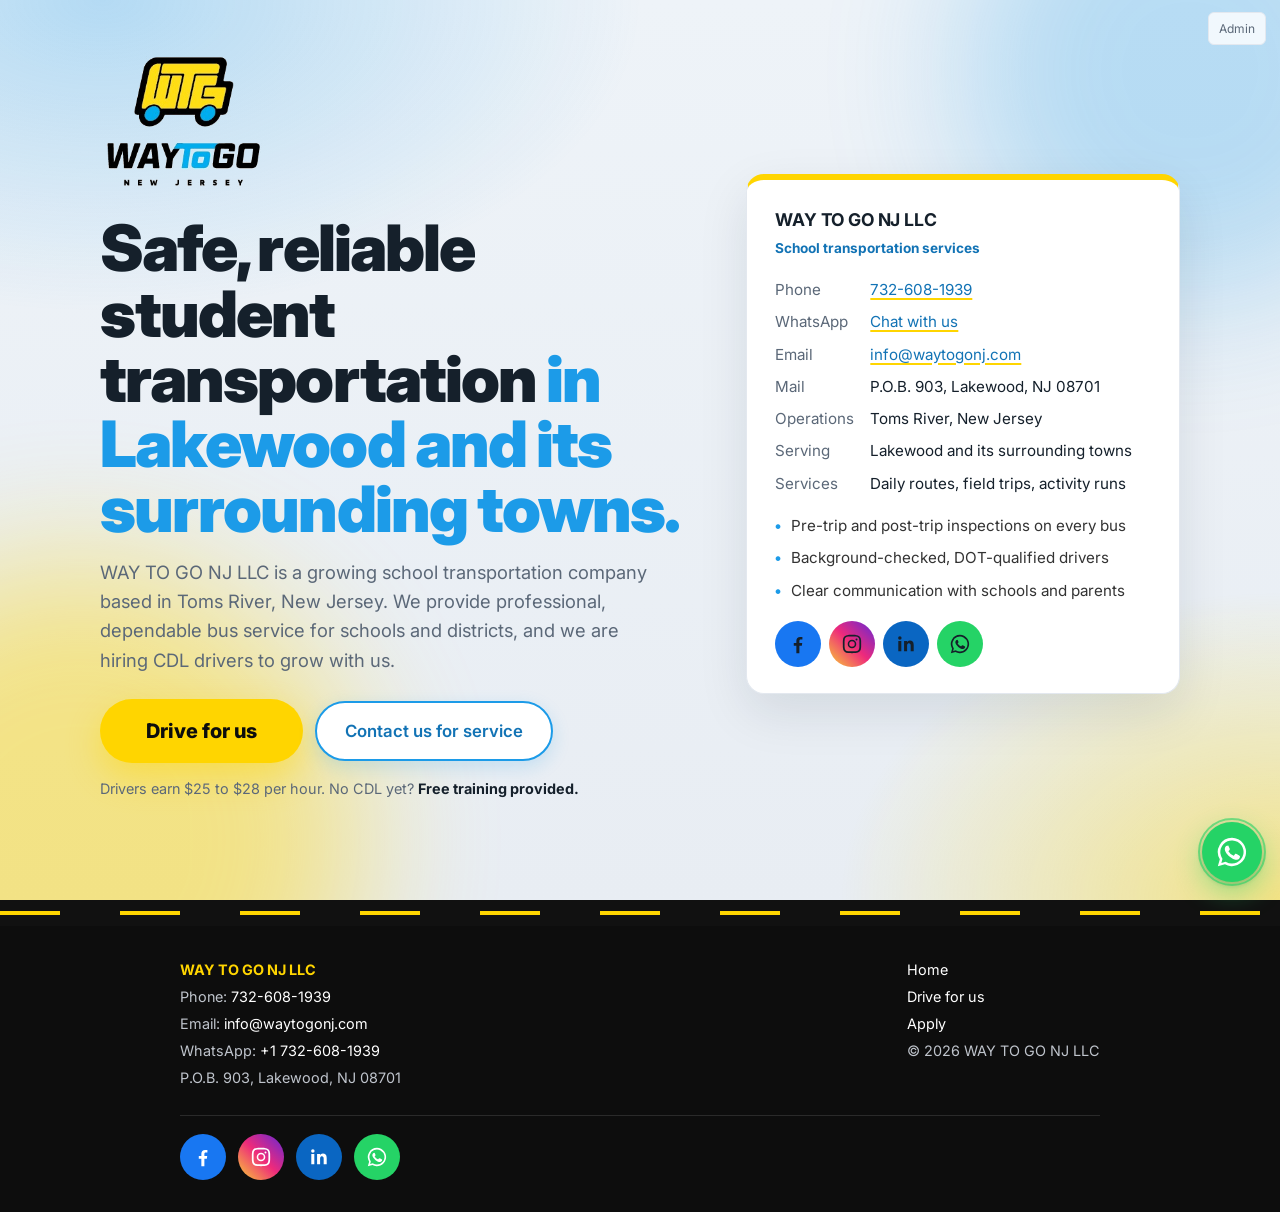
<file: index.html>
<!doctype html>
<html lang="en">
<head>
  <meta charset="utf-8">
  <meta name="viewport" content="width=device-width, initial-scale=1">
  <title>Way To Go NJ | School Bus Transportation in Lakewood, NJ</title>
  <meta name="description" content="WAY TO GO NJ LLC provides safe, reliable school bus transportation in Lakewood, New Jersey and its surrounding towns. Contact us for service, or drive for us. CDL drivers earn $25 to $28 per hour. Free training provided.">
  <link rel="canonical" href="https://waytogonj.com/">
  <meta property="og:type" content="website">
  <meta property="og:site_name" content="Way To Go NJ">
  <meta property="og:title" content="Way To Go NJ | School Bus Transportation in Lakewood, NJ">
  <meta property="og:description" content="WAY TO GO NJ LLC provides safe, reliable school bus transportation in Lakewood, New Jersey and its surrounding towns. Contact us for service, or drive for us. CDL drivers earn $25 to $28 per hour. Free training provided.">
  <meta property="og:url" content="https://waytogonj.com/">
  <meta property="og:image" content="https://waytogonj.com/img/logo.png">
  <meta name="twitter:card" content="summary">
  <link rel="icon" type="image/png" href="img/favicon.png">
  <link rel="preconnect" href="https://fonts.googleapis.com">
  <link href="https://fonts.googleapis.com/css2?family=Inter:wght@400;500;600;800;900&display=swap" rel="stylesheet">
  <link rel="stylesheet" href="styles.css?v=3">
  <style>
    html, body { height: 100%; }
    body {
      background:
        radial-gradient(900px 520px at 8% 0%, rgba(28, 155, 232, .28) 0%, transparent 60%),
        radial-gradient(800px 560px at 100% 100%, rgba(255, 213, 0, .45) 0%, transparent 55%),
        linear-gradient(180deg, #eef3f8 0%, #e8edf3 100%);
      color: var(--ink); overflow-x: hidden;
    }
    .sky { position: fixed; inset: 0; pointer-events: none; overflow: hidden; }
    .sky i { position: absolute; border-radius: 50%; filter: blur(70px); animation: drift 14s ease-in-out infinite alternate; }
    .sky i:nth-child(1) { width: 560px; height: 560px; background: #ffd500; opacity: .45; left: -200px; bottom: -220px; }
    .sky i:nth-child(2) { width: 460px; height: 460px; background: #1c9be8; opacity: .26; right: -140px; top: -160px; animation-delay: -7s; }
    @keyframes drift { from { transform: translate(0,0) scale(1); } to { transform: translate(40px,-30px) scale(1.08); } }
    .road { position: relative; height: 26px; background: #111; pointer-events: none; z-index: 1; }
    .road::after { content: ""; position: absolute; left: 0; right: 0; top: 11px; height: 4px; background: repeating-linear-gradient(90deg, var(--yellow) 0 60px, transparent 60px 120px); animation: lane 1.6s linear infinite; }
    @keyframes lane { from { background-position: 0 0; } to { background-position: 120px 0; } }

    .stage { position: relative; z-index: 1; min-height: 100dvh; display: flex; align-items: center; padding: 28px 20px 60px; }
    .inner { width: 100%; max-width: 1080px; margin: 0 auto; display: grid; grid-template-columns: 1.25fr .9fr; gap: 44px; align-items: center; }
    .lockup { margin-bottom: 22px; }
    .lockup img { height: 140px; width: auto; display: block; }
    @media (max-width: 820px) { .lockup img { height: 110px; } }
    h1 { font-size: clamp(2.3rem, 5.2vw, 4rem); font-weight: 900; line-height: 1.02; letter-spacing: -.03em; margin: 0 0 16px; color: var(--ink); }
    h1 em { font-style: normal; color: var(--blue); }
    .lead { color: var(--muted); font-size: clamp(1rem, 1.6vw, 1.15rem); max-width: 560px; margin: 0 0 24px; }
    .actions { display: flex; gap: 12px; flex-wrap: wrap; align-items: center; }
    .btn.hero { padding: 20px 46px; font-size: 1.25rem; font-weight: 800; box-shadow: 0 14px 34px rgba(255,213,0,.45); }
    .btn.ghost { background: #fff; color: var(--blue-dark); border: 2px solid var(--blue); box-shadow: 0 6px 18px rgba(28,155,232,.18); padding: 18px 28px; font-size: 1.05rem; }
    .btn.ghost:hover { background: #e6f3fc; }
    .hint { color: var(--muted); font-size: .9rem; margin-top: 14px; }

    .listing { background: #fff; border: 1px solid var(--line); border-top: 6px solid var(--yellow); border-radius: 18px; padding: 26px 28px; box-shadow: 0 18px 50px rgba(13, 27, 51, .10); }
    .listing h2 { font-size: 1.1rem; margin: 0 0 4px; }
    .listing h2::after { display: none; }
    .listing .sub { color: var(--blue-dark); font-size: .85rem; font-weight: 700; margin-bottom: 18px; }
    .listing dl { display: grid; grid-template-columns: auto 1fr; gap: 8px 16px; margin: 0; font-size: .95rem; }
    .listing dt { color: var(--muted); }
    .listing dd { margin: 0; color: var(--ink); }
    .listing ul { margin: 18px 0 0; padding: 0; list-style: none; display: grid; gap: 8px; font-size: .95rem; color: #333; }
    .listing li::before { content: "•"; color: var(--blue); margin-right: 10px; font-weight: 900; }
    .listing .social { margin-top: 18px; }
    .listing a { color: var(--blue-dark); text-decoration: underline; text-decoration-color: var(--yellow); text-decoration-thickness: 2px; text-underline-offset: 3px; }
    .listing .social a { text-decoration: none; }

    footer { position: relative; z-index: 1; }
    .admin { position: fixed; right: 14px; top: 12px; z-index: 16; font-size: .75rem; color: var(--muted); padding: 6px 10px; border-radius: 6px; border: 1px solid var(--line); background: rgba(255,255,255,.8); }
    .admin:hover { color: var(--ink); background: #fff; }

    /* Contact modal */
    .modal { position: fixed; inset: 0; z-index: 20; display: none; align-items: center; justify-content: center; padding: 20px; background: rgba(13, 27, 51, .55); }
    .modal.open { display: flex; }
    .modal .box { background: #fff; color: var(--ink); border-radius: 18px; border-top: 6px solid var(--yellow); width: 100%; max-width: 520px; padding: 28px; max-height: 92vh; overflow: auto; position: relative; }
    .modal h2 { font-size: 1.4rem; margin: 0 0 6px; }
    .modal h2::after { display: none; }
    .modal p { color: var(--muted); margin: 0 0 18px; }
    .modal .close { position: absolute; right: 14px; top: 12px; border: 0; background: none; font-size: 1.6rem; cursor: pointer; color: var(--muted); }
    .modal .btn { width: 100%; }

    @media (max-width: 820px) {
      .inner { grid-template-columns: 1fr; gap: 26px; }
      .stage { align-items: flex-start; padding-top: 36px; }
      .listing { padding: 20px; }
      .btn.hero { width: 100%; }
      .btn.ghost { width: 100%; }
    }
  </style>
  <script type="application/ld+json">
  {
    "@context": "https://schema.org",
    "@type": "LocalBusiness",
    "name": "Way To Go NJ LLC",
    "alternateName": "Way To Go NJ",
    "url": "https://waytogonj.com/",
    "logo": "https://waytogonj.com/img/logo.png",
    "image": "https://waytogonj.com/img/logo.png",
    "description": "School bus transportation company serving Lakewood, New Jersey and its surrounding towns. Now hiring CDL school bus drivers.",
    "telephone": "+1-732-608-1939",
    "email": "info@waytogonj.com",
    "address": { "@type": "PostalAddress", "postOfficeBoxNumber": "903", "addressLocality": "Lakewood", "addressRegion": "NJ", "postalCode": "08701", "addressCountry": "US" },
    "areaServed": ["Lakewood NJ", "Toms River NJ", "Jackson NJ", "Howell NJ", "Brick NJ", "Ocean County NJ"],
    "sameAs": ["https://www.instagram.com/waytogonj400", "https://www.linkedin.com/company/143999811", "https://www.facebook.com/share/1C38nJPyfz/"]
  }
  </script>
</head>
<body>
  <div class="sky"><i></i><i></i></div>

  <main class="stage">
    <div class="inner">
      <div>
        <div class="lockup"><img src="img/logo.png" alt="Way To Go New Jersey" width="259" height="219"></div>
        <h1>Safe, reliable student transportation <em>in Lakewood and its surrounding towns.</em></h1>
        <p class="lead">WAY TO GO NJ LLC is a growing school transportation company based in Toms River, New Jersey. We provide professional, dependable bus service for schools and districts, and we are hiring CDL drivers to grow with us.</p>
        <div class="actions">
          <a class="btn hero" href="drive.html">Drive for us</a>
          <button class="btn ghost" id="open-contact" type="button">Contact us for service</button>
        </div>
        <p class="hint">Drivers earn $25 to $28 per hour. No CDL yet? <strong style="color:var(--ink)">Free training provided.</strong></p>
      </div>

      <aside class="listing" aria-label="Company information">
        <h2>WAY TO GO NJ LLC</h2>
        <div class="sub">School transportation services</div>
        <dl>
          <dt>Phone</dt><dd><a href="tel:+17326081939">732-608-1939</a></dd>
          <dt>WhatsApp</dt><dd><a href="https://wa.me/17326081939" target="_blank" rel="noopener">Chat with us</a></dd>
          <dt>Email</dt><dd><a href="mailto:info@waytogonj.com">info@waytogonj.com</a></dd>
          <dt>Mail</dt><dd>P.O.B. 903, Lakewood, NJ 08701</dd>
          <dt>Operations</dt><dd>Toms River, New Jersey</dd>
          <dt>Serving</dt><dd>Lakewood and its surrounding towns</dd>
          <dt>Services</dt><dd>Daily routes, field trips, activity runs</dd>
        </dl>
        <ul>
          <li>Pre-trip and post-trip inspections on every bus</li>
          <li>Background-checked, DOT-qualified drivers</li>
          <li>Clear communication with schools and parents</li>
        </ul>
        <nav class="social light" aria-label="Social media"><a data-social="facebook" href="#" target="_blank" rel="noopener" aria-label="Facebook" title="Facebook" hidden><svg viewBox="0 0 24 24"><path d="M13.5 22v-8h2.7l.4-3.2h-3.1V8.8c0-.9.3-1.6 1.6-1.6h1.7V4.4c-.3 0-1.3-.1-2.5-.1-2.5 0-4.1 1.5-4.1 4.2v2.3H7.4V14h2.8v8h3.3z"/></svg></a><a data-social="instagram" href="#" target="_blank" rel="noopener" aria-label="Instagram" title="Instagram" hidden><svg viewBox="0 0 24 24"><path d="M12 7.3a4.7 4.7 0 1 0 0 9.4 4.7 4.7 0 0 0 0-9.4zm0 7.7a3 3 0 1 1 0-6 3 3 0 0 1 0 6zm6-7.9a1.1 1.1 0 1 1-2.2 0 1.1 1.1 0 0 1 2.2 0zM12 3.8c2.7 0 3 0 4 .1 2.7.1 3.9 1.4 4 4 .1 1 .1 1.4.1 4s0 3-.1 4c-.1 2.7-1.4 3.9-4 4-1 .1-1.4.1-4 .1s-3 0-4-.1c-2.7-.1-3.9-1.4-4-4-.1-1-.1-1.4-.1-4s0-3 .1-4c.1-2.7 1.4-3.9 4-4 1-.1 1.4-.1 4-.1zM12 2C9.3 2 9 2 7.9 2.1 4.3 2.2 2.2 4.3 2.1 7.9 2 9 2 9.3 2 12s0 3 .1 4.1c.2 3.6 2.2 5.7 5.8 5.8 1.1.1 1.4.1 4.1.1s3 0 4.1-.1c3.6-.2 5.7-2.2 5.8-5.8.1-1.1.1-1.4.1-4.1s0-3-.1-4.1c-.2-3.6-2.2-5.7-5.8-5.8C15 2 14.7 2 12 2z"/></svg></a><a data-social="tiktok" href="#" target="_blank" rel="noopener" aria-label="TikTok" title="TikTok" hidden><svg viewBox="0 0 24 24"><path d="M16.6 5.8A4.3 4.3 0 0 1 15.5 3h-3.1v12.4a2.6 2.6 0 1 1-1.8-2.5V9.7a5.7 5.7 0 1 0 4.9 5.7V9.2a7.3 7.3 0 0 0 4.3 1.4V7.5a4.3 4.3 0 0 1-3.2-1.7z"/></svg></a><a data-social="linkedin" href="#" target="_blank" rel="noopener" aria-label="LinkedIn" title="LinkedIn" hidden><svg viewBox="0 0 24 24"><path d="M6.9 8.6H3.6V20h3.3V8.6zM5.3 3.5a1.9 1.9 0 1 0 0 3.8 1.9 1.9 0 0 0 0-3.8zM20.4 13c0-3.3-1.8-4.7-4.1-4.7-1.6 0-2.7.9-3.2 1.7V8.6H9.9c0 .9 0 11.4 0 11.4h3.3v-6.4c0-.3 0-.7.1-.9.3-.7.9-1.4 1.9-1.4 1.3 0 1.9 1 1.9 2.5V20h3.3v-7z"/></svg></a><a data-social="nextdoor" href="#" target="_blank" rel="noopener" aria-label="Nextdoor" title="Nextdoor" hidden><svg viewBox="0 0 24 24"><path d="M12 2.5a9.5 9.5 0 1 0 0 19 9.5 9.5 0 0 0 0-19zm4.3 13.6h-2.4v-4.2c0-1.1-.6-1.8-1.6-1.8s-1.7.7-1.7 1.9v4.1H8.2V11c-1.3-.3-2-1.3-2-2.9V7.4h2.4v.5c0 .9.3 1.3 1 1.3.5-.8 1.4-1.3 2.6-1.3 2.4 0 4.1 1.7 4.1 4.3v3.9z"/></svg></a><a data-social="youtube" href="#" target="_blank" rel="noopener" aria-label="YouTube" title="YouTube" hidden><svg viewBox="0 0 24 24"><path d="M22.5 7.2a2.8 2.8 0 0 0-2-2C18.8 4.8 12 4.8 12 4.8s-6.8 0-8.5.4a2.8 2.8 0 0 0-2 2C1 8.9 1 12 1 12s0 3.1.5 4.8a2.8 2.8 0 0 0 2 2c1.7.4 8.5.4 8.5.4s6.8 0 8.5-.4a2.8 2.8 0 0 0 2-2c.5-1.7.5-4.8.5-4.8s0-3.1-.5-4.8zM9.8 15V9l5.7 3-5.7 3z"/></svg></a><a data-social="whatsapp" href="#" target="_blank" rel="noopener" aria-label="WhatsApp" title="WhatsApp" hidden><svg viewBox="0 0 24 24"><path d="M12 2a10 10 0 0 0-8.6 15.1L2 22l5-1.3A10 10 0 1 0 12 2zm0 18.2a8.2 8.2 0 0 1-4.2-1.1l-.3-.2-3 .8.8-2.9-.2-.3A8.2 8.2 0 1 1 12 20.2zm4.5-6.1c-.2-.1-1.5-.7-1.7-.8-.2-.1-.4-.1-.6.1l-.8 1c-.1.2-.3.2-.5.1a6.7 6.7 0 0 1-3.3-2.9c-.3-.4.3-.4.8-1.4.1-.2 0-.3 0-.5l-.8-1.8c-.2-.5-.4-.4-.6-.4h-.5a1 1 0 0 0-.7.3 3 3 0 0 0-.9 2.2 5.2 5.2 0 0 0 1.1 2.8 11.9 11.9 0 0 0 4.5 4c1.7.7 2.3.8 3.1.6a2.7 2.7 0 0 0 1.8-1.2 2.2 2.2 0 0 0 .2-1.2l-.1-.2z"/></svg></a><a data-social="indeed" href="#" target="_blank" rel="noopener" aria-label="Indeed" title="Indeed" hidden><svg viewBox="0 0 24 24"><path d="M13.4 2.1c-3.6 0-6.5 2.4-7.7 5.9 1.8-3.1 4.6-4.5 7.5-4.5 1.1 0 2 .2 2.8.6-.6-1.3-1.5-2-2.6-2zm-1.1 6.1a2 2 0 1 0 0 4 2 2 0 0 0 0-4zm-1.6 5.3V21c0 1.1.7 1.7 1.6 1.7s1.6-.6 1.6-1.7v-7.6a3.5 3.5 0 0 1-3.2.1z"/></svg></a><a data-social="x" href="#" target="_blank" rel="noopener" aria-label="X" title="X" hidden><svg viewBox="0 0 24 24"><path d="M17.5 3h3l-6.8 7.8L21.7 21h-6.3l-4.9-6.4L4.8 21h-3l7.3-8.3L1.5 3H8l4.4 5.9L17.5 3zm-1.1 16.2h1.7L7 4.7H5.2l11.2 14.5z"/></svg></a></nav>
      </aside>
    </div>
  </main>

  <div class="road"></div>
<footer>
  <div class="wrap">
    <div class="contact">
      <b>WAY TO GO NJ LLC</b>
      <span>Phone: <a href="tel:+17326081939">732-608-1939</a></span>
      <span>Email: <a href="mailto:info@waytogonj.com">info@waytogonj.com</a></span>
      <span>WhatsApp: <a href="https://wa.me/17326081939" target="_blank" rel="noopener">+1 732-608-1939</a></span>
      <span>P.O.B. 903, Lakewood, NJ 08701</span>
    </div>
    <div class="contact">
      <span><a href="index.html">Home</a></span>
      <span><a href="drive.html">Drive for us</a></span>
      <span><a href="apply.html">Apply</a></span>
      <span>&copy; <span id="year"></span> WAY TO GO NJ LLC</span>
    </div>
    <nav class="social buttons" aria-label="Social media"><a data-social="facebook" href="#" target="_blank" rel="noopener" aria-label="Facebook" title="Facebook" hidden><svg viewBox="0 0 24 24"><path d="M13.5 22v-8h2.7l.4-3.2h-3.1V8.8c0-.9.3-1.6 1.6-1.6h1.7V4.4c-.3 0-1.3-.1-2.5-.1-2.5 0-4.1 1.5-4.1 4.2v2.3H7.4V14h2.8v8h3.3z"/></svg><span class="lbl">Facebook</span></a><a data-social="instagram" href="#" target="_blank" rel="noopener" aria-label="Instagram" title="Instagram" hidden><svg viewBox="0 0 24 24"><path d="M12 7.3a4.7 4.7 0 1 0 0 9.4 4.7 4.7 0 0 0 0-9.4zm0 7.7a3 3 0 1 1 0-6 3 3 0 0 1 0 6zm6-7.9a1.1 1.1 0 1 1-2.2 0 1.1 1.1 0 0 1 2.2 0zM12 3.8c2.7 0 3 0 4 .1 2.7.1 3.9 1.4 4 4 .1 1 .1 1.4.1 4s0 3-.1 4c-.1 2.7-1.4 3.9-4 4-1 .1-1.4.1-4 .1s-3 0-4-.1c-2.7-.1-3.9-1.4-4-4-.1-1-.1-1.4-.1-4s0-3 .1-4c.1-2.7 1.4-3.9 4-4 1-.1 1.4-.1 4-.1zM12 2C9.3 2 9 2 7.9 2.1 4.3 2.2 2.2 4.3 2.1 7.9 2 9 2 9.3 2 12s0 3 .1 4.1c.2 3.6 2.2 5.7 5.8 5.8 1.1.1 1.4.1 4.1.1s3 0 4.1-.1c3.6-.2 5.7-2.2 5.8-5.8.1-1.1.1-1.4.1-4.1s0-3-.1-4.1c-.2-3.6-2.2-5.7-5.8-5.8C15 2 14.7 2 12 2z"/></svg><span class="lbl">Instagram</span></a><a data-social="tiktok" href="#" target="_blank" rel="noopener" aria-label="TikTok" title="TikTok" hidden><svg viewBox="0 0 24 24"><path d="M16.6 5.8A4.3 4.3 0 0 1 15.5 3h-3.1v12.4a2.6 2.6 0 1 1-1.8-2.5V9.7a5.7 5.7 0 1 0 4.9 5.7V9.2a7.3 7.3 0 0 0 4.3 1.4V7.5a4.3 4.3 0 0 1-3.2-1.7z"/></svg><span class="lbl">TikTok</span></a><a data-social="linkedin" href="#" target="_blank" rel="noopener" aria-label="LinkedIn" title="LinkedIn" hidden><svg viewBox="0 0 24 24"><path d="M6.9 8.6H3.6V20h3.3V8.6zM5.3 3.5a1.9 1.9 0 1 0 0 3.8 1.9 1.9 0 0 0 0-3.8zM20.4 13c0-3.3-1.8-4.7-4.1-4.7-1.6 0-2.7.9-3.2 1.7V8.6H9.9c0 .9 0 11.4 0 11.4h3.3v-6.4c0-.3 0-.7.1-.9.3-.7.9-1.4 1.9-1.4 1.3 0 1.9 1 1.9 2.5V20h3.3v-7z"/></svg><span class="lbl">LinkedIn</span></a><a data-social="nextdoor" href="#" target="_blank" rel="noopener" aria-label="Nextdoor" title="Nextdoor" hidden><svg viewBox="0 0 24 24"><path d="M12 2.5a9.5 9.5 0 1 0 0 19 9.5 9.5 0 0 0 0-19zm4.3 13.6h-2.4v-4.2c0-1.1-.6-1.8-1.6-1.8s-1.7.7-1.7 1.9v4.1H8.2V11c-1.3-.3-2-1.3-2-2.9V7.4h2.4v.5c0 .9.3 1.3 1 1.3.5-.8 1.4-1.3 2.6-1.3 2.4 0 4.1 1.7 4.1 4.3v3.9z"/></svg><span class="lbl">Nextdoor</span></a><a data-social="youtube" href="#" target="_blank" rel="noopener" aria-label="YouTube" title="YouTube" hidden><svg viewBox="0 0 24 24"><path d="M22.5 7.2a2.8 2.8 0 0 0-2-2C18.8 4.8 12 4.8 12 4.8s-6.8 0-8.5.4a2.8 2.8 0 0 0-2 2C1 8.9 1 12 1 12s0 3.1.5 4.8a2.8 2.8 0 0 0 2 2c1.7.4 8.5.4 8.5.4s6.8 0 8.5-.4a2.8 2.8 0 0 0 2-2c.5-1.7.5-4.8.5-4.8s0-3.1-.5-4.8zM9.8 15V9l5.7 3-5.7 3z"/></svg><span class="lbl">YouTube</span></a><a data-social="whatsapp" href="#" target="_blank" rel="noopener" aria-label="WhatsApp" title="WhatsApp" hidden><svg viewBox="0 0 24 24"><path d="M12 2a10 10 0 0 0-8.6 15.1L2 22l5-1.3A10 10 0 1 0 12 2zm0 18.2a8.2 8.2 0 0 1-4.2-1.1l-.3-.2-3 .8.8-2.9-.2-.3A8.2 8.2 0 1 1 12 20.2zm4.5-6.1c-.2-.1-1.5-.7-1.7-.8-.2-.1-.4-.1-.6.1l-.8 1c-.1.2-.3.2-.5.1a6.7 6.7 0 0 1-3.3-2.9c-.3-.4.3-.4.8-1.4.1-.2 0-.3 0-.5l-.8-1.8c-.2-.5-.4-.4-.6-.4h-.5a1 1 0 0 0-.7.3 3 3 0 0 0-.9 2.2 5.2 5.2 0 0 0 1.1 2.8 11.9 11.9 0 0 0 4.5 4c1.7.7 2.3.8 3.1.6a2.7 2.7 0 0 0 1.8-1.2 2.2 2.2 0 0 0 .2-1.2l-.1-.2z"/></svg><span class="lbl">WhatsApp</span></a><a data-social="indeed" href="#" target="_blank" rel="noopener" aria-label="Indeed" title="Indeed" hidden><svg viewBox="0 0 24 24"><path d="M13.4 2.1c-3.6 0-6.5 2.4-7.7 5.9 1.8-3.1 4.6-4.5 7.5-4.5 1.1 0 2 .2 2.8.6-.6-1.3-1.5-2-2.6-2zm-1.1 6.1a2 2 0 1 0 0 4 2 2 0 0 0 0-4zm-1.6 5.3V21c0 1.1.7 1.7 1.6 1.7s1.6-.6 1.6-1.7v-7.6a3.5 3.5 0 0 1-3.2.1z"/></svg><span class="lbl">Indeed</span></a><a data-social="x" href="#" target="_blank" rel="noopener" aria-label="X" title="X" hidden><svg viewBox="0 0 24 24"><path d="M17.5 3h3l-6.8 7.8L21.7 21h-6.3l-4.9-6.4L4.8 21h-3l7.3-8.3L1.5 3H8l4.4 5.9L17.5 3zm-1.1 16.2h1.7L7 4.7H5.2l11.2 14.5z"/></svg><span class="lbl">X</span></a></nav>
  </div>
</footer>

  <a class="admin" href="admin.html">Admin</a>
  <a class="wa-fab" href="https://wa.me/17326081939?text=Hi%2C%20I%27d%20like%20to%20ask%20about%20Way%20To%20Go%20NJ." target="_blank" rel="noopener" aria-label="Chat with us on WhatsApp"><svg viewBox="0 0 24 24" aria-hidden="true"><path d="M12 2a10 10 0 0 0-8.6 15.1L2 22l5-1.3A10 10 0 1 0 12 2zm0 18.2a8.2 8.2 0 0 1-4.2-1.1l-.3-.2-3 .8.8-2.9-.2-.3A8.2 8.2 0 1 1 12 20.2zm4.5-6.1c-.2-.1-1.5-.7-1.7-.8-.2-.1-.4-.1-.6.1l-.8 1c-.1.2-.3.2-.5.1a6.7 6.7 0 0 1-3.3-2.9c-.3-.4.3-.4.8-1.4.1-.2 0-.3 0-.5l-.8-1.8c-.2-.5-.4-.4-.6-.4h-.5a1 1 0 0 0-.7.3 3 3 0 0 0-.9 2.2 5.2 5.2 0 0 0 1.1 2.8 11.9 11.9 0 0 0 4.5 4c1.7.7 2.3.8 3.1.6a2.7 2.7 0 0 0 1.8-1.2 2.2 2.2 0 0 0 .2-1.2l-.1-.2z"/></svg><span>Chat on WhatsApp</span></a>

  <div class="modal" id="contact-modal" role="dialog" aria-modal="true" aria-labelledby="contact-title">
    <div class="box">
      <button class="close" id="close-contact" type="button" aria-label="Close">&times;</button>
      <h2 id="contact-title">Contact us for service</h2>
      <p>Tell us a little about what you need and we will get back to you. Prefer to talk? Call or text <a href="tel:+17326081939">732-608-1939</a>, <a href="https://wa.me/17326081939?text=Hi%2C%20I%27d%20like%20to%20ask%20about%20school%20transportation%20service." target="_blank" rel="noopener">message us on WhatsApp</a>, or email <a href="mailto:info@waytogonj.com">info@waytogonj.com</a>.</p>
      <div id="contact-off" class="notice err" style="display:none">Inquiries are not switched on yet. Please check back shortly.</div>
      <form id="contact-form" novalidate>
        <div class="hp" aria-hidden="true"><label>Leave this empty <input type="text" name="website" tabindex="-1" autocomplete="off"></label></div>
        <div class="field"><label for="c-name">Your name *</label><input id="c-name" name="fullName" type="text" required autocomplete="name"></div>
        <div class="field"><label for="c-org">School, district, or organization</label><input id="c-org" name="organization" type="text" autocomplete="organization"></div>
        <div class="row">
          <div class="field"><label for="c-phone">Phone *</label><input id="c-phone" name="phone" type="tel" required autocomplete="tel"></div>
          <div class="field"><label for="c-email">Email *</label><input id="c-email" name="email" type="email" required autocomplete="email"></div>
        </div>
        <div class="field"><label for="c-city">Town</label><input id="c-city" name="city" type="text" autocomplete="address-level2"></div>
        <div class="field"><label for="c-notes">What do you need? *</label><textarea id="c-notes" name="notes" required placeholder="Routes, dates, number of students, anything helpful"></textarea></div>
        <div id="contact-error" class="notice err" style="display:none"></div>
        <button class="btn blue" id="contact-btn" type="submit">Send inquiry</button>
      </form>
      <div id="contact-thanks" style="display:none">
        <div class="notice ok">Thank you. Your inquiry is in and we will be in touch soon.</div>
      </div>
    </div>
  </div>

  <script src="config.js?v=3"></script>
  <script>document.getElementById('year').textContent = new Date().getFullYear();</script>
  <script type="module">
  import { isConfigured, submitLead, friendlyError } from './site.js';
  (function () {
    var modal = document.getElementById('contact-modal');
    var form = document.getElementById('contact-form');
    function open() { modal.classList.add('open'); document.getElementById('c-name').focus(); }
    function close() { modal.classList.remove('open'); }
    document.getElementById('open-contact').addEventListener('click', open);
    document.getElementById('close-contact').addEventListener('click', close);
    modal.addEventListener('click', function (e) { if (e.target === modal) close(); });
    document.addEventListener('keydown', function (e) { if (e.key === 'Escape') close(); });
    if (!isConfigured()) document.getElementById('contact-off').style.display = 'block';

    form.addEventListener('submit', function (ev) {
      ev.preventDefault();
      var err = document.getElementById('contact-error');
      err.style.display = 'none';
      if (!form.checkValidity()) { form.reportValidity(); return; }
      if (form.elements.website.value) return;
      if (!isConfigured()) { err.textContent = 'Inquiries are not switched on yet. Please try again later.'; err.style.display = 'block'; return; }
      var data = { source: 'Website', type: 'Service inquiry', submittedFrom: location.href };
      Array.prototype.forEach.call(form.elements, function (el) { if (el.name && el.name !== 'website') data[el.name] = el.value; });
      var btn = document.getElementById('contact-btn');
      btn.disabled = true; btn.textContent = 'Sending...';
      submitLead(data)
        .then(function () {
          form.style.display = 'none';
          document.getElementById('contact-thanks').style.display = 'block';
        })
        .catch(function (e) {
          err.textContent = 'We could not send that. ' + friendlyError(e);
          err.style.display = 'block';
          btn.disabled = false; btn.textContent = 'Send inquiry';
        });
    });
  })();
  </script>
<script>
(function () {
  var s = (window.WTG_CONFIG && window.WTG_CONFIG.social) || {};
  document.querySelectorAll('[data-social]').forEach(function (a) {
    var u = (s[a.getAttribute('data-social')] || '').trim();
    if (u) { a.href = u; a.hidden = false; }
  });
})();
</script>
</body>
</html>
</file>
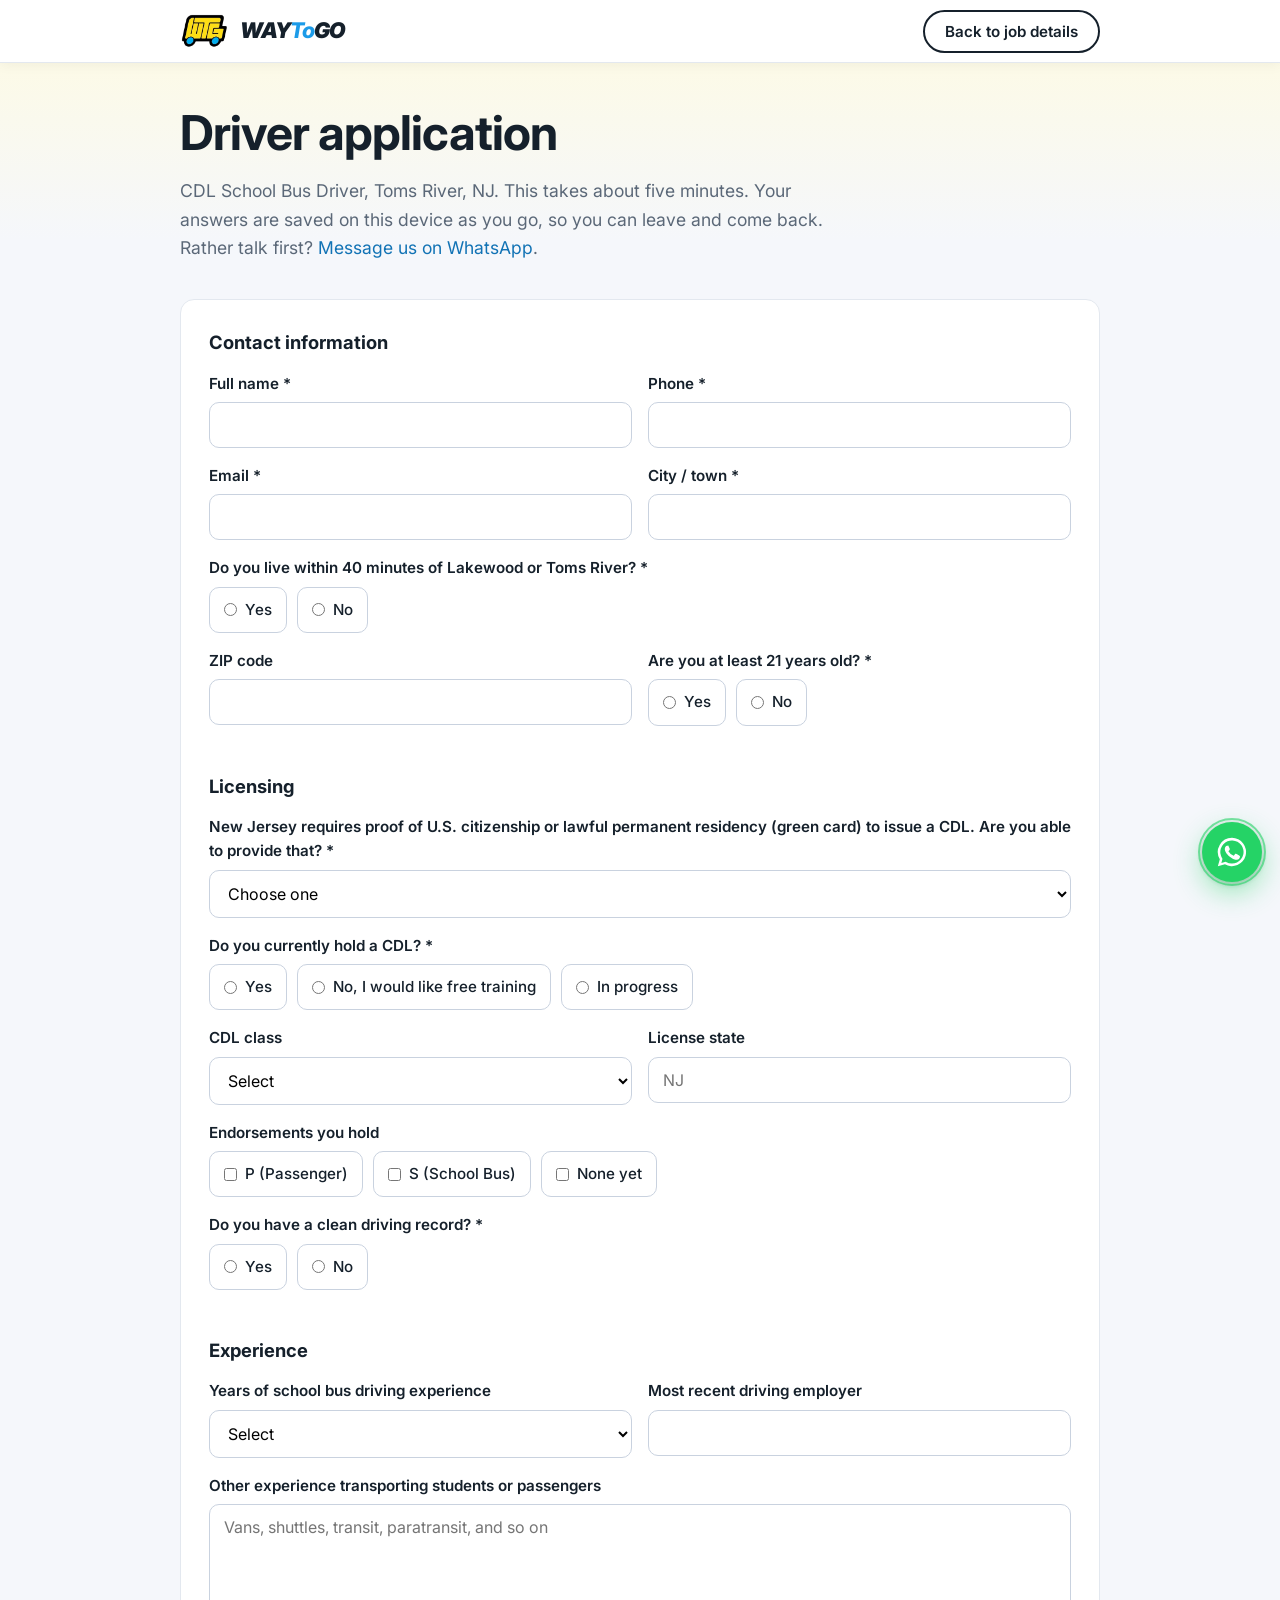
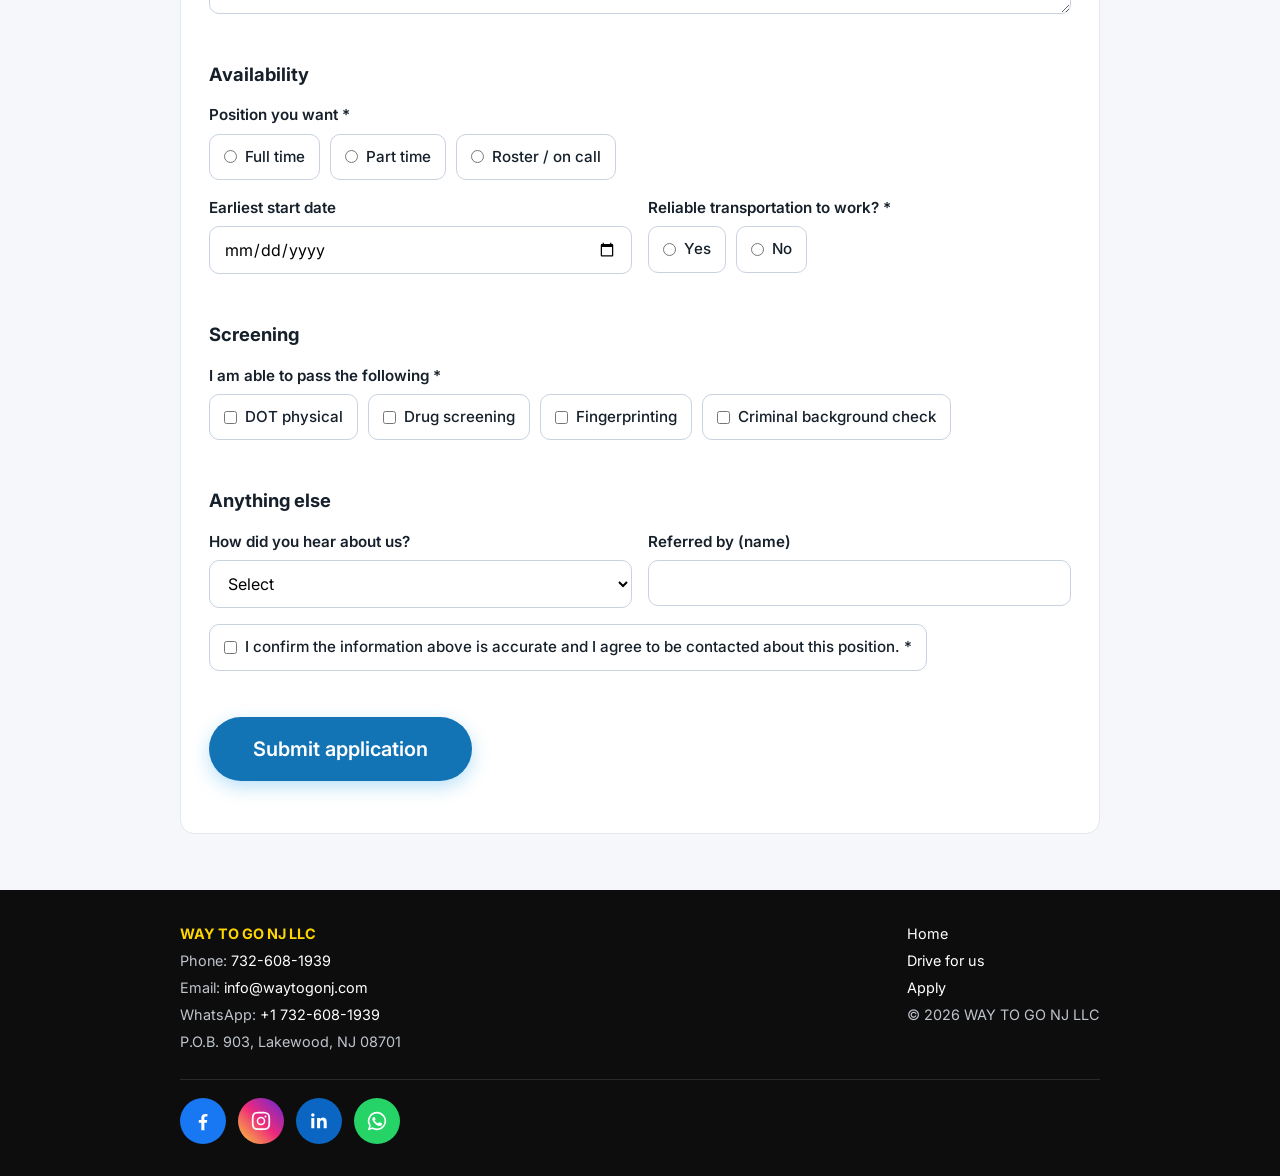
<file: apply.html>
<!doctype html>
<html lang="en">
<head>
  <meta charset="utf-8">
  <meta name="viewport" content="width=device-width, initial-scale=1">
  <title>Apply to Drive | Way To Go NJ</title>
  <meta name="robots" content="noindex">
  <link rel="canonical" href="https://waytogonj.com/apply.html">
  <link rel="icon" type="image/png" href="img/favicon.png">
  <link rel="preconnect" href="https://fonts.googleapis.com">
  <link href="https://fonts.googleapis.com/css2?family=Inter:wght@400;500;600;800&display=swap" rel="stylesheet">
  <link rel="stylesheet" href="styles.css?v=3">
  <style>
    body { background: linear-gradient(180deg, #fffbe0 0%, #f5f7fb 240px); }
    .intro { padding: 44px 0 20px; }
    .saved { font-size: .85rem; color: var(--muted); text-align: right; min-height: 1.2em; margin-top: 8px; }
    #thanks { display: none; text-align: center; padding: 48px 24px; }
    #thanks h2 { font-size: 2rem; }
  </style>
</head>
<body>

<header class="topbar">
  <div class="wrap">
    <a class="logo" href="index.html"><img class="mark" src="img/bus.png" alt="" width="172" height="123"><span class="word">WAY<em>To</em>GO</span></a>
    <a class="btn outline" href="drive.html">Back to job details</a>
  </div>
</header>

<section class="intro">
  <div class="wrap">
    <h1>Driver application</h1>
    <p class="lead">CDL School Bus Driver, Toms River, NJ. This takes about five minutes. Your answers are saved on this device as you go, so you can leave and come back. Rather talk first? <a href="https://wa.me/17326081939?text=Hi%2C%20I%27m%20interested%20in%20driving%20for%20Way%20To%20Go%20NJ." target="_blank" rel="noopener">Message us on WhatsApp</a>.</p>
  </div>
</section>

<section style="padding-top:0">
  <div class="wrap">
    <div id="resume" class="notice info" style="display:none">
      We saved your progress from <span id="resume-when"></span>. Pick up where you left off, or <a href="#" id="start-over">start over</a>.
    </div>
    <div id="off" class="notice err" style="display:none">
      Applications are not switched on yet. Please check back shortly.
    </div>

    <form id="app-form" class="form-card" novalidate>
      <div class="hp" aria-hidden="true">
        <label>Leave this empty <input type="text" name="website" tabindex="-1" autocomplete="off"></label>
      </div>

      <fieldset>
        <legend>Contact information</legend>
        <div class="row">
          <div class="field"><label for="fullName">Full name *</label><input id="fullName" name="fullName" type="text" required autocomplete="name"></div>
          <div class="field"><label for="phone">Phone *</label><input id="phone" name="phone" type="tel" required autocomplete="tel"></div>
        </div>
        <div class="row">
          <div class="field"><label for="email">Email *</label><input id="email" name="email" type="email" required autocomplete="email"></div>
          <div class="field"><label for="city">City / town *</label><input id="city" name="city" type="text" required autocomplete="address-level2"></div>
        </div>
        <div class="field">
          <label>Do you live within 40 minutes of Lakewood or Toms River? *</label>
          <div class="choices">
            <label><input type="radio" name="within40" value="Yes" required> Yes</label>
            <label><input type="radio" name="within40" value="No"> No</label>
          </div>
        </div>
        <div class="row">
          <div class="field"><label for="zip">ZIP code</label><input id="zip" name="zip" type="text" inputmode="numeric" autocomplete="postal-code"></div>
          <div class="field">
            <label>Are you at least 21 years old? *</label>
            <div class="choices">
              <label><input type="radio" name="over21" value="Yes" required> Yes</label>
              <label><input type="radio" name="over21" value="No"> No</label>
            </div>
          </div>
        </div>
      </fieldset>

      <fieldset>
        <legend>Licensing</legend>
        <div class="field">
          <label for="cdlEligible">New Jersey requires proof of U.S. citizenship or lawful permanent residency (green card) to issue a CDL. Are you able to provide that? *</label>
          <select id="cdlEligible" name="cdlEligible" required>
            <option value="">Choose one</option>
            <option>Yes</option>
            <option>No</option>
            <option>Not sure</option>
          </select>
        </div>
        <div class="field">
          <label>Do you currently hold a CDL? *</label>
          <div class="choices">
            <label><input type="radio" name="hasCdl" value="Yes" required> Yes</label>
            <label><input type="radio" name="hasCdl" value="No, I would like free training"> No, I would like free training</label>
            <label><input type="radio" name="hasCdl" value="In progress"> In progress</label>
          </div>
        </div>
        <div class="row">
          <div class="field">
            <label for="cdlClass">CDL class</label>
            <select id="cdlClass" name="cdlClass">
              <option value="">Select</option>
              <option>Class A</option><option>Class B</option><option>Class C</option><option>None yet</option>
            </select>
          </div>
          <div class="field"><label for="cdlState">License state</label><input id="cdlState" name="cdlState" type="text" placeholder="NJ"></div>
        </div>
        <div class="field">
          <label>Endorsements you hold</label>
          <div class="choices">
            <label><input type="checkbox" name="endorsements" value="P (Passenger)"> P (Passenger)</label>
            <label><input type="checkbox" name="endorsements" value="S (School Bus)"> S (School Bus)</label>
            <label><input type="checkbox" name="endorsements" value="None yet"> None yet</label>
          </div>
        </div>
        <div class="field">
          <label>Do you have a clean driving record? *</label>
          <div class="choices">
            <label><input type="radio" name="cleanRecord" value="Yes" required> Yes</label>
            <label><input type="radio" name="cleanRecord" value="No"> No</label>
          </div>
          <div id="record-explain" class="field" style="display:none;margin:10px 0 0">
            <label for="recordExplain">If no, please explain *</label>
            <textarea id="recordExplain" name="recordExplain" rows="3"></textarea>
          </div>
        </div>
      </fieldset>

      <fieldset>
        <legend>Experience</legend>
        <div class="row">
          <div class="field">
            <label for="experienceYears">Years of school bus driving experience</label>
            <select id="experienceYears" name="experienceYears">
              <option value="">Select</option>
              <option>None</option><option>Less than 1 year</option><option>1 to 2 years</option><option>3 to 5 years</option><option>More than 5 years</option>
            </select>
          </div>
          <div class="field"><label for="lastEmployer">Most recent driving employer</label><input id="lastEmployer" name="lastEmployer" type="text"></div>
        </div>
        <div class="field">
          <label for="otherExperience">Other experience transporting students or passengers</label>
          <textarea id="otherExperience" name="otherExperience" placeholder="Vans, shuttles, transit, paratransit, and so on"></textarea>
        </div>
      </fieldset>

      <fieldset>
        <legend>Availability</legend>
        <div class="field">
          <label>Position you want *</label>
          <div class="choices">
            <label><input type="radio" name="positionType" value="Full time" required> Full time</label>
            <label><input type="radio" name="positionType" value="Part time"> Part time</label>
            <label><input type="radio" name="positionType" value="Roster / on call"> Roster / on call</label>
          </div>
        </div>
        <div class="row">
          <div class="field"><label for="startDate">Earliest start date</label><input id="startDate" name="startDate" type="date"></div>
          <div class="field">
            <label>Reliable transportation to work? *</label>
            <div class="choices">
              <label><input type="radio" name="reliableTransport" value="Yes" required> Yes</label>
              <label><input type="radio" name="reliableTransport" value="No"> No</label>
            </div>
          </div>
        </div>
      </fieldset>

      <fieldset>
        <legend>Screening</legend>
        <div class="field">
          <label>I am able to pass the following *</label>
          <div class="choices">
            <label><input type="checkbox" name="canPass" value="DOT physical"> DOT physical</label>
            <label><input type="checkbox" name="canPass" value="Drug screening"> Drug screening</label>
            <label><input type="checkbox" name="canPass" value="Fingerprinting"> Fingerprinting</label>
            <label><input type="checkbox" name="canPass" value="Criminal background check"> Criminal background check</label>
          </div>
        </div>
      </fieldset>

      <fieldset>
        <legend>Anything else</legend>
        <div class="row">
          <div class="field">
            <label for="hearAbout">How did you hear about us?</label>
            <select id="hearAbout" name="hearAbout">
              <option value="">Select</option>
              <option>Facebook</option><option>Instagram</option><option>Indeed</option><option>Google</option><option>Referral from a driver</option><option>Saw a bus or sign</option><option>Other</option>
            </select>
          </div>
          <div class="field"><label for="referral">Referred by (name)</label><input id="referral" name="referral" type="text"></div>
        </div>
        <div class="field">
          <div class="choices">
            <label><input type="checkbox" name="consent" value="Yes" required> I confirm the information above is accurate and I agree to be contacted about this position. *</label>
          </div>
        </div>
      </fieldset>

      <div id="form-error" class="notice err" style="display:none"></div>
      <button class="btn big blue" id="submit-btn" type="submit">Submit application</button>
      <div class="saved" id="saved"></div>
    </form>

    <div id="thanks" class="form-card">
      <h2>Thank you, <span id="thanks-name"></span>.</h2>
      <p class="lead" style="margin:0 auto 24px">Your application is in. We will reach out by phone or email soon.</p>
      <a class="btn" href="index.html">Back to home</a>
    </div>
  </div>
</section>

<footer>
  <div class="wrap">
    <div class="contact">
      <b>WAY TO GO NJ LLC</b>
      <span>Phone: <a href="tel:+17326081939">732-608-1939</a></span>
      <span>Email: <a href="mailto:info@waytogonj.com">info@waytogonj.com</a></span>
      <span>WhatsApp: <a href="https://wa.me/17326081939" target="_blank" rel="noopener">+1 732-608-1939</a></span>
      <span>P.O.B. 903, Lakewood, NJ 08701</span>
    </div>
    <div class="contact">
      <span><a href="index.html">Home</a></span>
      <span><a href="drive.html">Drive for us</a></span>
      <span><a href="apply.html">Apply</a></span>
      <span>&copy; <span id="year"></span> WAY TO GO NJ LLC</span>
    </div>
    <nav class="social buttons" aria-label="Social media"><a data-social="facebook" href="#" target="_blank" rel="noopener" aria-label="Facebook" title="Facebook" hidden><svg viewBox="0 0 24 24"><path d="M13.5 22v-8h2.7l.4-3.2h-3.1V8.8c0-.9.3-1.6 1.6-1.6h1.7V4.4c-.3 0-1.3-.1-2.5-.1-2.5 0-4.1 1.5-4.1 4.2v2.3H7.4V14h2.8v8h3.3z"/></svg><span class="lbl">Facebook</span></a><a data-social="instagram" href="#" target="_blank" rel="noopener" aria-label="Instagram" title="Instagram" hidden><svg viewBox="0 0 24 24"><path d="M12 7.3a4.7 4.7 0 1 0 0 9.4 4.7 4.7 0 0 0 0-9.4zm0 7.7a3 3 0 1 1 0-6 3 3 0 0 1 0 6zm6-7.9a1.1 1.1 0 1 1-2.2 0 1.1 1.1 0 0 1 2.2 0zM12 3.8c2.7 0 3 0 4 .1 2.7.1 3.9 1.4 4 4 .1 1 .1 1.4.1 4s0 3-.1 4c-.1 2.7-1.4 3.9-4 4-1 .1-1.4.1-4 .1s-3 0-4-.1c-2.7-.1-3.9-1.4-4-4-.1-1-.1-1.4-.1-4s0-3 .1-4c.1-2.7 1.4-3.9 4-4 1-.1 1.4-.1 4-.1zM12 2C9.3 2 9 2 7.9 2.1 4.3 2.2 2.2 4.3 2.1 7.9 2 9 2 9.3 2 12s0 3 .1 4.1c.2 3.6 2.2 5.7 5.8 5.8 1.1.1 1.4.1 4.1.1s3 0 4.1-.1c3.6-.2 5.7-2.2 5.8-5.8.1-1.1.1-1.4.1-4.1s0-3-.1-4.1c-.2-3.6-2.2-5.7-5.8-5.8C15 2 14.7 2 12 2z"/></svg><span class="lbl">Instagram</span></a><a data-social="tiktok" href="#" target="_blank" rel="noopener" aria-label="TikTok" title="TikTok" hidden><svg viewBox="0 0 24 24"><path d="M16.6 5.8A4.3 4.3 0 0 1 15.5 3h-3.1v12.4a2.6 2.6 0 1 1-1.8-2.5V9.7a5.7 5.7 0 1 0 4.9 5.7V9.2a7.3 7.3 0 0 0 4.3 1.4V7.5a4.3 4.3 0 0 1-3.2-1.7z"/></svg><span class="lbl">TikTok</span></a><a data-social="linkedin" href="#" target="_blank" rel="noopener" aria-label="LinkedIn" title="LinkedIn" hidden><svg viewBox="0 0 24 24"><path d="M6.9 8.6H3.6V20h3.3V8.6zM5.3 3.5a1.9 1.9 0 1 0 0 3.8 1.9 1.9 0 0 0 0-3.8zM20.4 13c0-3.3-1.8-4.7-4.1-4.7-1.6 0-2.7.9-3.2 1.7V8.6H9.9c0 .9 0 11.4 0 11.4h3.3v-6.4c0-.3 0-.7.1-.9.3-.7.9-1.4 1.9-1.4 1.3 0 1.9 1 1.9 2.5V20h3.3v-7z"/></svg><span class="lbl">LinkedIn</span></a><a data-social="nextdoor" href="#" target="_blank" rel="noopener" aria-label="Nextdoor" title="Nextdoor" hidden><svg viewBox="0 0 24 24"><path d="M12 2.5a9.5 9.5 0 1 0 0 19 9.5 9.5 0 0 0 0-19zm4.3 13.6h-2.4v-4.2c0-1.1-.6-1.8-1.6-1.8s-1.7.7-1.7 1.9v4.1H8.2V11c-1.3-.3-2-1.3-2-2.9V7.4h2.4v.5c0 .9.3 1.3 1 1.3.5-.8 1.4-1.3 2.6-1.3 2.4 0 4.1 1.7 4.1 4.3v3.9z"/></svg><span class="lbl">Nextdoor</span></a><a data-social="youtube" href="#" target="_blank" rel="noopener" aria-label="YouTube" title="YouTube" hidden><svg viewBox="0 0 24 24"><path d="M22.5 7.2a2.8 2.8 0 0 0-2-2C18.8 4.8 12 4.8 12 4.8s-6.8 0-8.5.4a2.8 2.8 0 0 0-2 2C1 8.9 1 12 1 12s0 3.1.5 4.8a2.8 2.8 0 0 0 2 2c1.7.4 8.5.4 8.5.4s6.8 0 8.5-.4a2.8 2.8 0 0 0 2-2c.5-1.7.5-4.8.5-4.8s0-3.1-.5-4.8zM9.8 15V9l5.7 3-5.7 3z"/></svg><span class="lbl">YouTube</span></a><a data-social="whatsapp" href="#" target="_blank" rel="noopener" aria-label="WhatsApp" title="WhatsApp" hidden><svg viewBox="0 0 24 24"><path d="M12 2a10 10 0 0 0-8.6 15.1L2 22l5-1.3A10 10 0 1 0 12 2zm0 18.2a8.2 8.2 0 0 1-4.2-1.1l-.3-.2-3 .8.8-2.9-.2-.3A8.2 8.2 0 1 1 12 20.2zm4.5-6.1c-.2-.1-1.5-.7-1.7-.8-.2-.1-.4-.1-.6.1l-.8 1c-.1.2-.3.2-.5.1a6.7 6.7 0 0 1-3.3-2.9c-.3-.4.3-.4.8-1.4.1-.2 0-.3 0-.5l-.8-1.8c-.2-.5-.4-.4-.6-.4h-.5a1 1 0 0 0-.7.3 3 3 0 0 0-.9 2.2 5.2 5.2 0 0 0 1.1 2.8 11.9 11.9 0 0 0 4.5 4c1.7.7 2.3.8 3.1.6a2.7 2.7 0 0 0 1.8-1.2 2.2 2.2 0 0 0 .2-1.2l-.1-.2z"/></svg><span class="lbl">WhatsApp</span></a><a data-social="indeed" href="#" target="_blank" rel="noopener" aria-label="Indeed" title="Indeed" hidden><svg viewBox="0 0 24 24"><path d="M13.4 2.1c-3.6 0-6.5 2.4-7.7 5.9 1.8-3.1 4.6-4.5 7.5-4.5 1.1 0 2 .2 2.8.6-.6-1.3-1.5-2-2.6-2zm-1.1 6.1a2 2 0 1 0 0 4 2 2 0 0 0 0-4zm-1.6 5.3V21c0 1.1.7 1.7 1.6 1.7s1.6-.6 1.6-1.7v-7.6a3.5 3.5 0 0 1-3.2.1z"/></svg><span class="lbl">Indeed</span></a><a data-social="x" href="#" target="_blank" rel="noopener" aria-label="X" title="X" hidden><svg viewBox="0 0 24 24"><path d="M17.5 3h3l-6.8 7.8L21.7 21h-6.3l-4.9-6.4L4.8 21h-3l7.3-8.3L1.5 3H8l4.4 5.9L17.5 3zm-1.1 16.2h1.7L7 4.7H5.2l11.2 14.5z"/></svg><span class="lbl">X</span></a></nav>
  </div>
</footer>

<a class="wa-fab" href="https://wa.me/17326081939?text=Hi%2C%20I%27m%20interested%20in%20driving%20for%20Way%20To%20Go%20NJ." target="_blank" rel="noopener" aria-label="Chat with us on WhatsApp"><svg viewBox="0 0 24 24" aria-hidden="true"><path d="M12 2a10 10 0 0 0-8.6 15.1L2 22l5-1.3A10 10 0 1 0 12 2zm0 18.2a8.2 8.2 0 0 1-4.2-1.1l-.3-.2-3 .8.8-2.9-.2-.3A8.2 8.2 0 1 1 12 20.2zm4.5-6.1c-.2-.1-1.5-.7-1.7-.8-.2-.1-.4-.1-.6.1l-.8 1c-.1.2-.3.2-.5.1a6.7 6.7 0 0 1-3.3-2.9c-.3-.4.3-.4.8-1.4.1-.2 0-.3 0-.5l-.8-1.8c-.2-.5-.4-.4-.6-.4h-.5a1 1 0 0 0-.7.3 3 3 0 0 0-.9 2.2 5.2 5.2 0 0 0 1.1 2.8 11.9 11.9 0 0 0 4.5 4c1.7.7 2.3.8 3.1.6a2.7 2.7 0 0 0 1.8-1.2 2.2 2.2 0 0 0 .2-1.2l-.1-.2z"/></svg><span>Chat on WhatsApp</span></a>
<script src="config.js?v=3"></script>
<script type="module">
import { isConfigured, submitLead, friendlyError } from './site.js';
(function () {
  document.getElementById('year').textContent = new Date().getFullYear();
  var KEY = 'wtg-application-draft';
  var form = document.getElementById('app-form');
  var savedEl = document.getElementById('saved');

  if (!isConfigured()) document.getElementById('off').style.display = 'block';

  function collect() {
    var data = {};
    Array.prototype.forEach.call(form.elements, function (el) {
      if (!el.name || el.name === 'website') return;
      if (el.type === 'checkbox') {
        if (!data[el.name]) data[el.name] = [];
        if (el.checked) data[el.name].push(el.value);
      } else if (el.type === 'radio') {
        if (el.checked) data[el.name] = el.value;
      } else if (el.tagName !== 'BUTTON') {
        data[el.name] = el.value;
      }
    });
    return data;
  }

  function fill(data) {
    Array.prototype.forEach.call(form.elements, function (el) {
      if (!el.name || !(el.name in data)) return;
      var v = data[el.name];
      if (el.type === 'checkbox') el.checked = Array.isArray(v) && v.indexOf(el.value) !== -1;
      else if (el.type === 'radio') el.checked = (v === el.value);
      else if (el.tagName !== 'BUTTON') el.value = v;
    });
  }

  var timer, submitted = false;
  function save() {
    clearTimeout(timer);
    if (submitted) return;
    timer = setTimeout(function () {
      try {
        localStorage.setItem(KEY, JSON.stringify({ savedAt: new Date().toISOString(), data: collect() }));
        savedEl.textContent = 'Progress saved on this device.';
      } catch (e) {}
    }, 300);
  }
  var explainBox = document.getElementById('record-explain');
  var explainField = document.getElementById('recordExplain');
  function syncExplain() {
    var no = form.querySelector('input[name=cleanRecord][value=No]');
    var show = !!(no && no.checked);
    explainBox.style.display = show ? 'block' : 'none';
    explainField.required = show;
  }
  form.addEventListener('change', syncExplain);
  form.addEventListener('input', save);
  form.addEventListener('change', save);

  try {
    var draft = JSON.parse(localStorage.getItem(KEY) || 'null');
    if (draft && draft.data) {
      fill(draft.data);
      syncExplain();
      document.getElementById('resume-when').textContent = new Date(draft.savedAt).toLocaleString();
      document.getElementById('resume').style.display = 'block';
    }
  } catch (e) {}

  document.getElementById('start-over').addEventListener('click', function (ev) {
    ev.preventDefault();
    try { localStorage.removeItem(KEY); } catch (e) {}
    form.reset();
    syncExplain();
    document.getElementById('resume').style.display = 'none';
    savedEl.textContent = '';
  });

  function showError(msg) {
    var box = document.getElementById('form-error');
    box.textContent = msg;
    box.style.display = 'block';
    box.scrollIntoView({ behavior: 'smooth', block: 'center' });
  }

  form.addEventListener('submit', function (ev) {
    ev.preventDefault();
    document.getElementById('form-error').style.display = 'none';

    if (!form.checkValidity()) {
      form.reportValidity();
      var bad = form.querySelector(':invalid');
      if (bad) bad.scrollIntoView({ behavior: 'smooth', block: 'center' });
      return;
    }
    if (form.elements.website.value) return;
    var data = collect();
    if (!data.canPass || !data.canPass.length) { showError('Please tick at least one item under Screening.'); return; }
    if (!isConfigured()) { showError('Applications are not switched on yet. Your answers are saved on this device. Please try again later.'); return; }

    data.source = 'Website';
    data.type = 'Driver application';
    data.submittedFrom = location.href;
    try { var src = (new URLSearchParams(location.search).get('src') || '').toLowerCase().replace(/[^a-z0-9_-]/g, '').slice(0, 30); if (src) data.via = src; } catch (e) {}
    var btn = document.getElementById('submit-btn');
    btn.disabled = true;
    btn.textContent = 'Sending...';

    submitLead(data)
      .then(function () {
        submitted = true;
        clearTimeout(timer);
        try { localStorage.removeItem(KEY); } catch (e) {}
        document.getElementById('thanks-name').textContent = (data.fullName || '').split(' ')[0];
        form.style.display = 'none';
        document.getElementById('resume').style.display = 'none';
        document.getElementById('thanks').style.display = 'block';
        window.scrollTo({ top: 0, behavior: 'smooth' });
      })
      .catch(function (err) {
        showError('We could not send your application. Your answers are still saved on this device. ' + friendlyError(err));
        btn.disabled = false;
        btn.textContent = 'Submit application';
      });
  });
})();
</script>
<script>
(function () {
  var s = (window.WTG_CONFIG && window.WTG_CONFIG.social) || {};
  document.querySelectorAll('[data-social]').forEach(function (a) {
    var u = (s[a.getAttribute('data-social')] || '').trim();
    if (u) { a.href = u; a.hidden = false; }
  });
})();
</script>
</body>
</html>
</file>
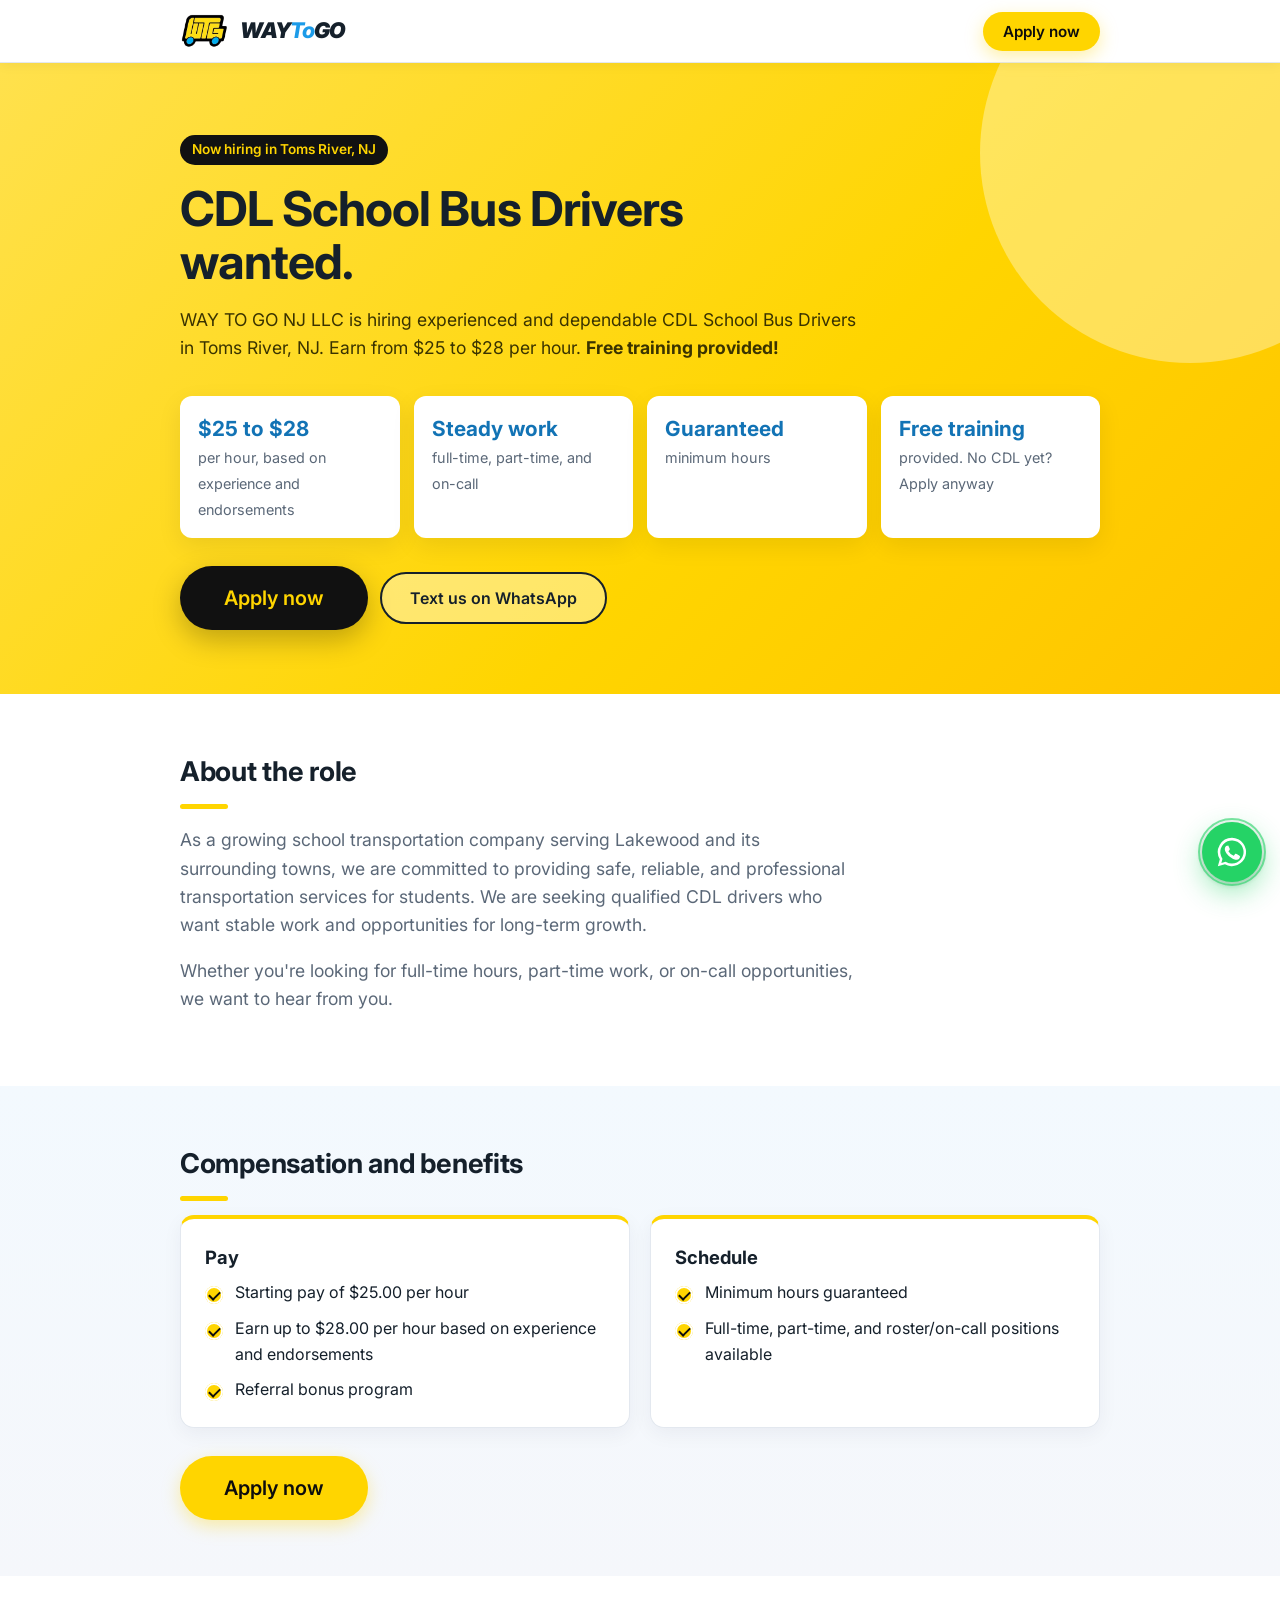
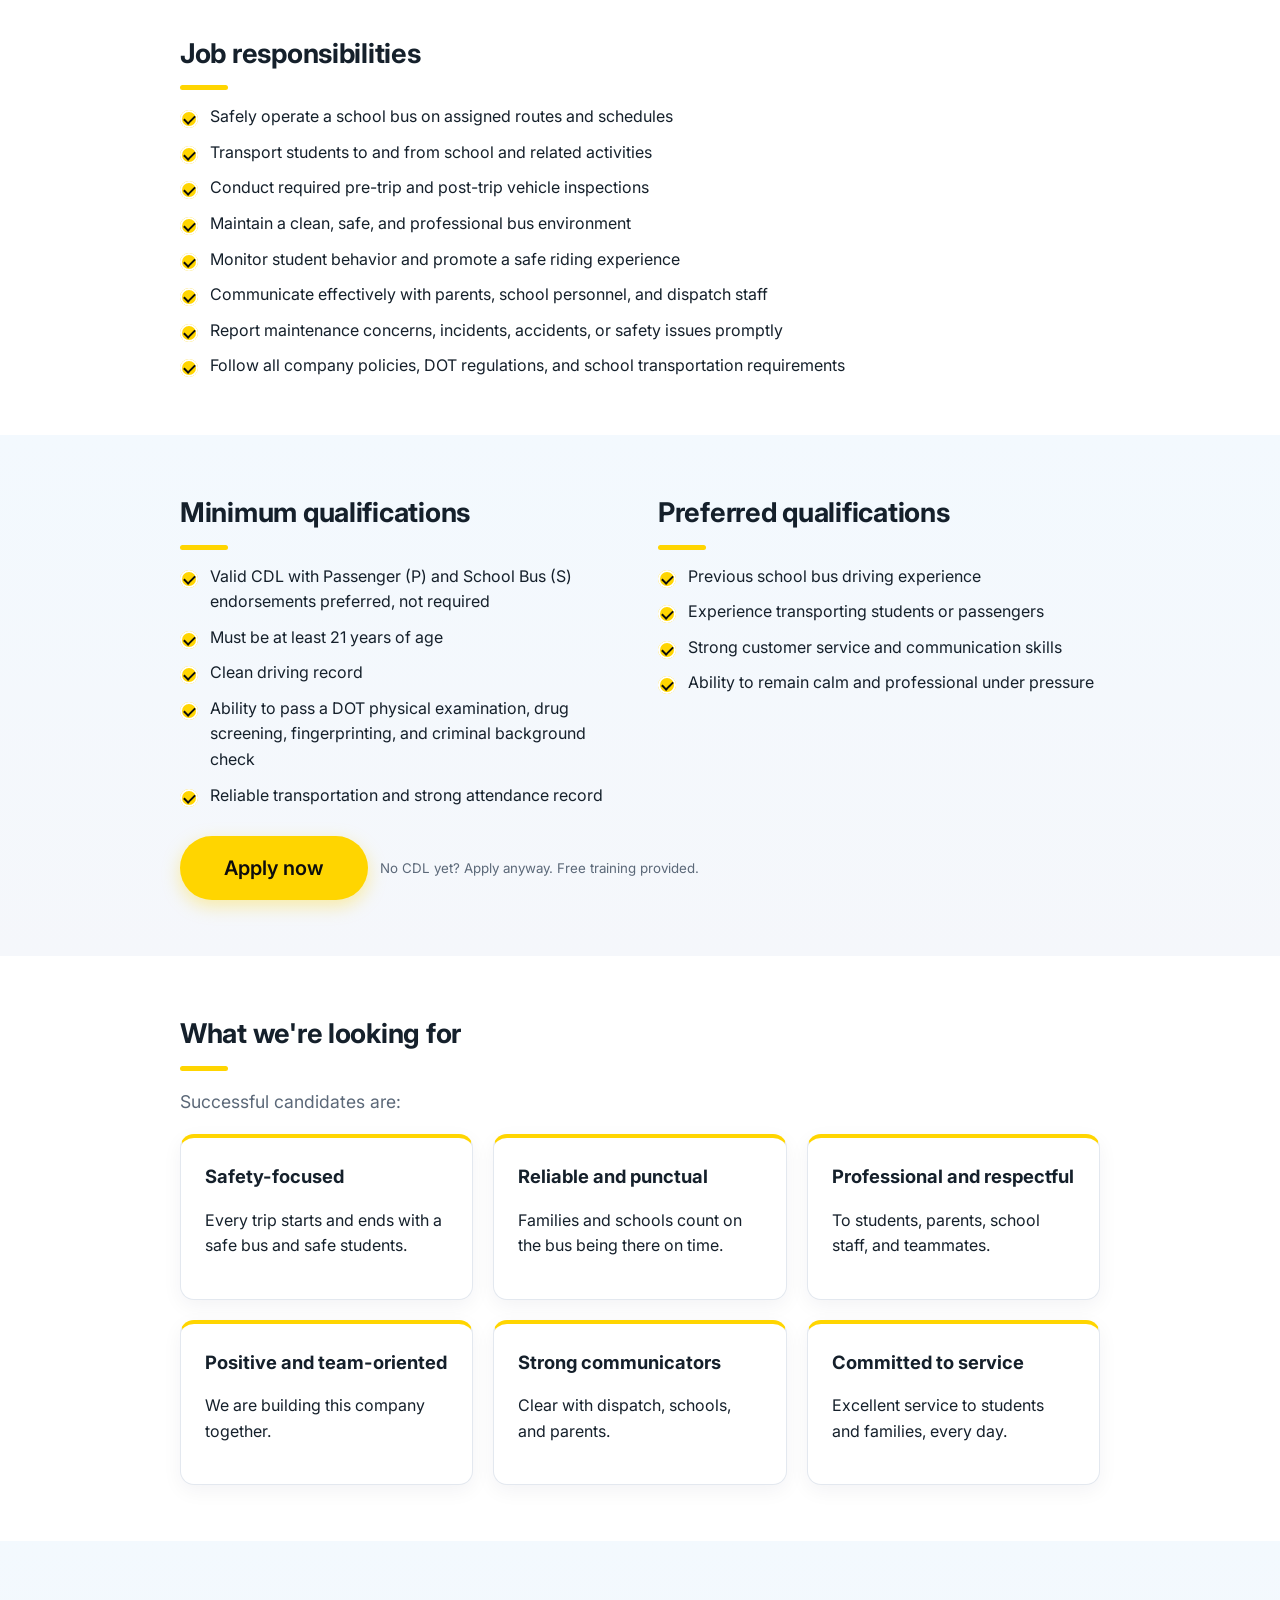
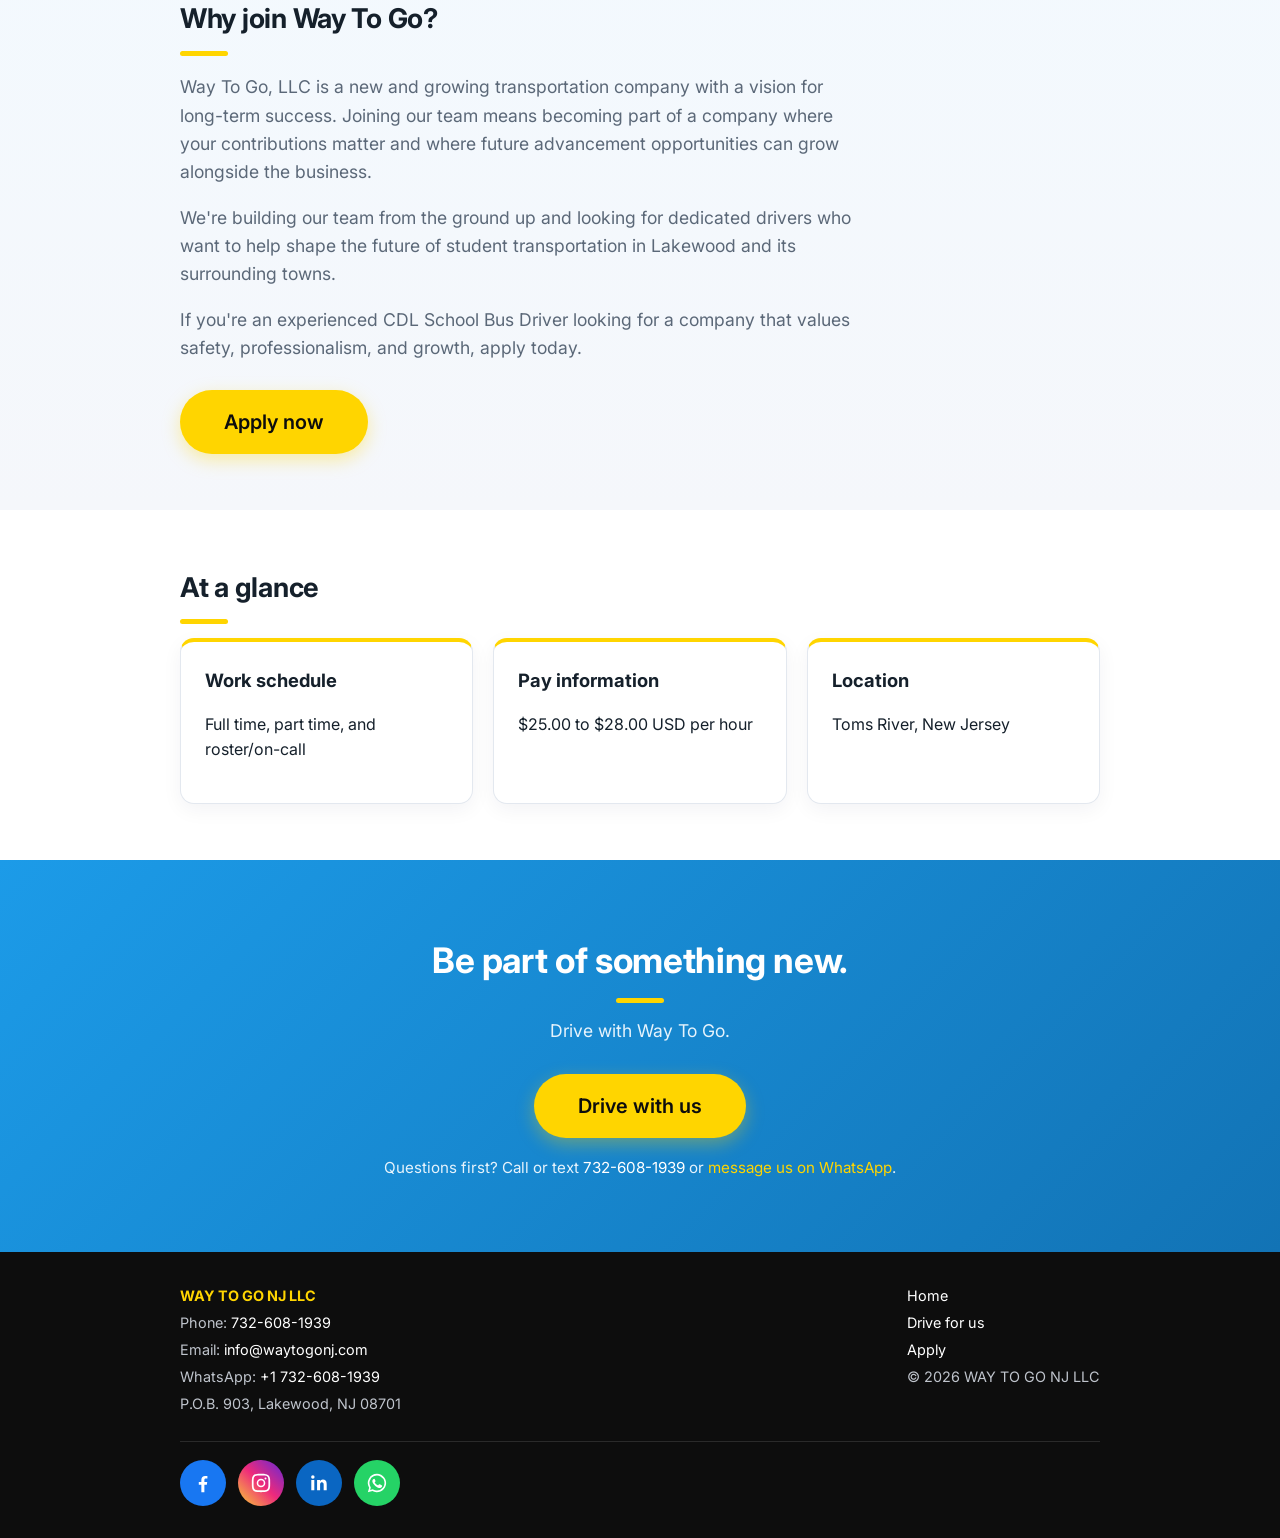
<file: drive.html>
<!doctype html>
<html lang="en">
<head>
  <meta charset="utf-8">
  <meta name="viewport" content="width=device-width, initial-scale=1">
  <title>CDL School Bus Driver Jobs in Toms River & Lakewood, NJ | Way To Go NJ</title>
  <meta name="description" content="WAY TO GO NJ LLC is hiring CDL school bus drivers in Toms River and Lakewood, NJ. $25 to $28 per hour, minimum hours guaranteed. No CDL? Free training provided. Apply online in five minutes.">
  <link rel="canonical" href="https://waytogonj.com/drive.html">
  <meta property="og:type" content="website">
  <meta property="og:site_name" content="Way To Go NJ">
  <meta property="og:title" content="CDL School Bus Driver Jobs in Toms River &amp; Lakewood, NJ | Way To Go NJ">
  <meta property="og:description" content="WAY TO GO NJ LLC is hiring CDL school bus drivers in Toms River and Lakewood, NJ. $25 to $28 per hour, minimum hours guaranteed. No CDL? Free training provided. Apply online in five minutes.">
  <meta property="og:url" content="https://waytogonj.com/drive.html">
  <meta property="og:image" content="https://waytogonj.com/img/logo.png">
  <meta name="twitter:card" content="summary">
  <link rel="icon" type="image/png" href="img/favicon.png">
  <link rel="preconnect" href="https://fonts.googleapis.com">
  <link href="https://fonts.googleapis.com/css2?family=Inter:wght@400;500;600;800;900&display=swap" rel="stylesheet">
  <link rel="stylesheet" href="styles.css?v=3">
  <style>
    .hero { background: linear-gradient(135deg, #ffe14d 0%, var(--yellow) 60%, #ffc400 100%); color: var(--ink); padding: 72px 0 64px; position: relative; overflow: hidden; }
    .hero::after { content: ""; position: absolute; right: -120px; top: -120px; width: 420px; height: 420px; border-radius: 50%; background: rgba(255,255,255,.35); pointer-events: none; }
    .hero .wrap { position: relative; }
    .hero h1 { max-width: 18ch; }
    .hero .lead { color: #3a3300; }
    .hero .badge { background: #111; color: var(--yellow); margin-bottom: 18px; }
    .facts { display: grid; gap: 14px; grid-template-columns: repeat(auto-fit, minmax(180px, 1fr)); margin-top: 34px; }
    .fact { background: #fff; border-radius: 12px; padding: 16px 18px; box-shadow: 0 8px 24px rgba(0,0,0,.08); }
    .fact b { display: block; font-size: 1.3rem; color: var(--blue-dark); }
    .fact span { color: var(--muted); font-size: .9rem; }
    .hero .btn.big { background: #111; color: var(--yellow); box-shadow: 0 10px 28px rgba(0,0,0,.25); }
    .hero .btn.big:hover { background: #000; }
    .hero .btn.outline { color: var(--ink); border-color: var(--ink); background: rgba(255,255,255,.4); }
    .two { display: grid; gap: 36px; grid-template-columns: 1fr 1fr; align-items: start; }
    .final { background: linear-gradient(135deg, var(--blue) 0%, var(--blue-dark) 100%); color: #fff; text-align: center; padding: 72px 0; }
    .final h2 { font-size: 2.2rem; color: #fff; }
    .final h2::after { margin: 10px auto 0; }
    .final p { color: #e6f3fc; }
    @media (max-width: 720px) { .two { grid-template-columns: 1fr; } }
  </style>
  <script type="application/ld+json">
  {
    "@context": "https://schema.org",
    "@type": "JobPosting",
    "title": "CDL School Bus Driver",
    "description": "<p>WAY TO GO NJ LLC is hiring experienced and dependable CDL School Bus Drivers in Toms River, NJ. Earn $25 to $28 per hour based on experience and endorsements. Full-time, part-time and on-call positions. Minimum hours guaranteed. Referral bonus program. No CDL yet? Free training provided.</p><p>Requirements: at least 21 years old, clean driving record, able to pass a DOT physical, drug screening, fingerprinting and criminal background check. CDL with P and S endorsements preferred, not required.</p>",
    "datePosted": "2026-10-16",
    "validThrough": "2027-04-16T23:59",
    "employmentType": ["FULL_TIME", "PART_TIME"],
    "hiringOrganization": { "@type": "Organization", "name": "Way To Go NJ LLC", "sameAs": "https://waytogonj.com/", "logo": "https://waytogonj.com/img/logo.png" },
    "jobLocation": { "@type": "Place", "address": { "@type": "PostalAddress", "addressLocality": "Toms River", "addressRegion": "NJ", "postalCode": "08753", "addressCountry": "US" } },
    "baseSalary": { "@type": "MonetaryAmount", "currency": "USD", "value": { "@type": "QuantitativeValue", "minValue": 25, "maxValue": 28, "unitText": "HOUR" } },
    "directApply": true,
    "url": "https://waytogonj.com/drive.html",
    "applicantLocationRequirements": { "@type": "Country", "name": "US" }
  }
  </script>
</head>
<body>

<header class="topbar">
  <div class="wrap">
    <a class="logo" href="index.html"><img class="mark" src="img/bus.png" alt="" width="172" height="123"><span class="word">WAY<em>To</em>GO</span></a>
    <a class="btn" href="apply.html">Apply now</a>
  </div>
</header>

<section class="hero">
  <div class="wrap">
    <span class="badge">Now hiring in Toms River, NJ</span>
    <h1>CDL School Bus Drivers wanted.</h1>
    <p class="lead">WAY TO GO NJ LLC is hiring experienced and dependable CDL School Bus Drivers in Toms River, NJ. Earn from $25 to $28 per hour. <strong>Free training provided!</strong></p>
    <div class="facts">
      <div class="fact"><b>$25 to $28</b><span>per hour, based on experience and endorsements</span></div>
      <div class="fact"><b>Steady work</b><span>full-time, part-time, and on-call</span></div>
      <div class="fact"><b>Guaranteed</b><span>minimum hours</span></div>
      <div class="fact"><b>Free training</b><span>provided. No CDL yet? Apply anyway</span></div>
    </div>
    <div class="cta-row">
      <a class="btn big" href="apply.html">Apply now</a>
      <a class="btn outline" href="https://wa.me/17326081939?text=Hi%2C%20I%27m%20interested%20in%20driving%20for%20Way%20To%20Go%20NJ." target="_blank" rel="noopener">Text us on WhatsApp</a>
    </div>
  </div>
</section>

<section>
  <div class="wrap">
    <h2>About the role</h2>
    <p class="lead">As a growing school transportation company serving Lakewood and its surrounding towns, we are committed to providing safe, reliable, and professional transportation services for students. We are seeking qualified CDL drivers who want stable work and opportunities for long-term growth.</p>
    <p class="lead">Whether you're looking for full-time hours, part-time work, or on-call opportunities, we want to hear from you.</p>
  </div>
</section>

<section class="alt">
  <div class="wrap">
    <h2>Compensation and benefits</h2>
    <div class="grid">
      <div class="card">
        <h3>Pay</h3>
        <ul class="checks">
          <li>Starting pay of $25.00 per hour</li>
          <li>Earn up to $28.00 per hour based on experience and endorsements</li>
          <li>Referral bonus program</li>
        </ul>
      </div>
      <div class="card">
        <h3>Schedule</h3>
        <ul class="checks">
          <li>Minimum hours guaranteed</li>
          <li>Full-time, part-time, and roster/on-call positions available</li>
        </ul>
      </div>
    </div>
    <div class="cta-row">
      <a class="btn big" href="apply.html">Apply now</a>
    </div>
  </div>
</section>

<section>
  <div class="wrap">
    <h2>Job responsibilities</h2>
    <ul class="checks">
      <li>Safely operate a school bus on assigned routes and schedules</li>
      <li>Transport students to and from school and related activities</li>
      <li>Conduct required pre-trip and post-trip vehicle inspections</li>
      <li>Maintain a clean, safe, and professional bus environment</li>
      <li>Monitor student behavior and promote a safe riding experience</li>
      <li>Communicate effectively with parents, school personnel, and dispatch staff</li>
      <li>Report maintenance concerns, incidents, accidents, or safety issues promptly</li>
      <li>Follow all company policies, DOT regulations, and school transportation requirements</li>
    </ul>
  </div>
</section>

<section class="alt">
  <div class="wrap">
    <div class="two">
      <div>
        <h2>Minimum qualifications</h2>
        <ul class="checks">
          <li>Valid CDL with Passenger (P) and School Bus (S) endorsements preferred, not required</li>
          <li>Must be at least 21 years of age</li>
          <li>Clean driving record</li>
          <li>Ability to pass a DOT physical examination, drug screening, fingerprinting, and criminal background check</li>
          <li>Reliable transportation and strong attendance record</li>
        </ul>
      </div>
      <div>
        <h2>Preferred qualifications</h2>
        <ul class="checks">
          <li>Previous school bus driving experience</li>
          <li>Experience transporting students or passengers</li>
          <li>Strong customer service and communication skills</li>
          <li>Ability to remain calm and professional under pressure</li>
        </ul>
      </div>
    </div>
    <div class="cta-row">
      <a class="btn big" href="apply.html">Apply now</a>
      <small>No CDL yet? Apply anyway. Free training provided.</small>
    </div>
  </div>
</section>

<section>
  <div class="wrap">
    <h2>What we're looking for</h2>
    <p class="lead">Successful candidates are:</p>
    <div class="grid">
      <div class="card"><h3>Safety-focused</h3><p>Every trip starts and ends with a safe bus and safe students.</p></div>
      <div class="card"><h3>Reliable and punctual</h3><p>Families and schools count on the bus being there on time.</p></div>
      <div class="card"><h3>Professional and respectful</h3><p>To students, parents, school staff, and teammates.</p></div>
      <div class="card"><h3>Positive and team-oriented</h3><p>We are building this company together.</p></div>
      <div class="card"><h3>Strong communicators</h3><p>Clear with dispatch, schools, and parents.</p></div>
      <div class="card"><h3>Committed to service</h3><p>Excellent service to students and families, every day.</p></div>
    </div>
  </div>
</section>

<section class="alt">
  <div class="wrap">
    <h2>Why join Way To Go?</h2>
    <p class="lead">Way To Go, LLC is a new and growing transportation company with a vision for long-term success. Joining our team means becoming part of a company where your contributions matter and where future advancement opportunities can grow alongside the business.</p>
    <p class="lead">We're building our team from the ground up and looking for dedicated drivers who want to help shape the future of student transportation in Lakewood and its surrounding towns.</p>
    <p class="lead">If you're an experienced CDL School Bus Driver looking for a company that values safety, professionalism, and growth, apply today.</p>
    <div class="cta-row">
      <a class="btn big" href="apply.html">Apply now</a>
    </div>
  </div>
</section>

<section>
  <div class="wrap">
    <h2>At a glance</h2>
    <div class="grid">
      <div class="card"><h3>Work schedule</h3><p>Full time, part time, and roster/on-call</p></div>
      <div class="card"><h3>Pay information</h3><p>$25.00 to $28.00 USD per hour</p></div>
      <div class="card"><h3>Location</h3><p>Toms River, New Jersey</p></div>
    </div>
  </div>
</section>

<section class="final">
  <div class="wrap">
    <h2>Be part of something new.</h2>
    <p class="lead" style="margin:0 auto 28px">Drive with Way To Go.</p>
    <a class="btn big" href="apply.html">Drive with us</a>
    <p class="lead" style="margin:18px auto 0;font-size:.95rem">Questions first? Call or text <a href="tel:+17326081939" style="color:#fff">732-608-1939</a> or <a href="https://wa.me/17326081939?text=Hi%2C%20I%27m%20interested%20in%20driving%20for%20Way%20To%20Go%20NJ." style="color:var(--yellow)" target="_blank" rel="noopener">message us on WhatsApp</a>.</p>
  </div>
</section>

<footer>
  <div class="wrap">
    <div class="contact">
      <b>WAY TO GO NJ LLC</b>
      <span>Phone: <a href="tel:+17326081939">732-608-1939</a></span>
      <span>Email: <a href="mailto:info@waytogonj.com">info@waytogonj.com</a></span>
      <span>WhatsApp: <a href="https://wa.me/17326081939" target="_blank" rel="noopener">+1 732-608-1939</a></span>
      <span>P.O.B. 903, Lakewood, NJ 08701</span>
    </div>
    <div class="contact">
      <span><a href="index.html">Home</a></span>
      <span><a href="drive.html">Drive for us</a></span>
      <span><a href="apply.html">Apply</a></span>
      <span>&copy; <span id="year"></span> WAY TO GO NJ LLC</span>
    </div>
    <nav class="social buttons" aria-label="Social media"><a data-social="facebook" href="#" target="_blank" rel="noopener" aria-label="Facebook" title="Facebook" hidden><svg viewBox="0 0 24 24"><path d="M13.5 22v-8h2.7l.4-3.2h-3.1V8.8c0-.9.3-1.6 1.6-1.6h1.7V4.4c-.3 0-1.3-.1-2.5-.1-2.5 0-4.1 1.5-4.1 4.2v2.3H7.4V14h2.8v8h3.3z"/></svg><span class="lbl">Facebook</span></a><a data-social="instagram" href="#" target="_blank" rel="noopener" aria-label="Instagram" title="Instagram" hidden><svg viewBox="0 0 24 24"><path d="M12 7.3a4.7 4.7 0 1 0 0 9.4 4.7 4.7 0 0 0 0-9.4zm0 7.7a3 3 0 1 1 0-6 3 3 0 0 1 0 6zm6-7.9a1.1 1.1 0 1 1-2.2 0 1.1 1.1 0 0 1 2.2 0zM12 3.8c2.7 0 3 0 4 .1 2.7.1 3.9 1.4 4 4 .1 1 .1 1.4.1 4s0 3-.1 4c-.1 2.7-1.4 3.9-4 4-1 .1-1.4.1-4 .1s-3 0-4-.1c-2.7-.1-3.9-1.4-4-4-.1-1-.1-1.4-.1-4s0-3 .1-4c.1-2.7 1.4-3.9 4-4 1-.1 1.4-.1 4-.1zM12 2C9.3 2 9 2 7.9 2.1 4.3 2.2 2.2 4.3 2.1 7.9 2 9 2 9.3 2 12s0 3 .1 4.1c.2 3.6 2.2 5.7 5.8 5.8 1.1.1 1.4.1 4.1.1s3 0 4.1-.1c3.6-.2 5.7-2.2 5.8-5.8.1-1.1.1-1.4.1-4.1s0-3-.1-4.1c-.2-3.6-2.2-5.7-5.8-5.8C15 2 14.7 2 12 2z"/></svg><span class="lbl">Instagram</span></a><a data-social="tiktok" href="#" target="_blank" rel="noopener" aria-label="TikTok" title="TikTok" hidden><svg viewBox="0 0 24 24"><path d="M16.6 5.8A4.3 4.3 0 0 1 15.5 3h-3.1v12.4a2.6 2.6 0 1 1-1.8-2.5V9.7a5.7 5.7 0 1 0 4.9 5.7V9.2a7.3 7.3 0 0 0 4.3 1.4V7.5a4.3 4.3 0 0 1-3.2-1.7z"/></svg><span class="lbl">TikTok</span></a><a data-social="linkedin" href="#" target="_blank" rel="noopener" aria-label="LinkedIn" title="LinkedIn" hidden><svg viewBox="0 0 24 24"><path d="M6.9 8.6H3.6V20h3.3V8.6zM5.3 3.5a1.9 1.9 0 1 0 0 3.8 1.9 1.9 0 0 0 0-3.8zM20.4 13c0-3.3-1.8-4.7-4.1-4.7-1.6 0-2.7.9-3.2 1.7V8.6H9.9c0 .9 0 11.4 0 11.4h3.3v-6.4c0-.3 0-.7.1-.9.3-.7.9-1.4 1.9-1.4 1.3 0 1.9 1 1.9 2.5V20h3.3v-7z"/></svg><span class="lbl">LinkedIn</span></a><a data-social="nextdoor" href="#" target="_blank" rel="noopener" aria-label="Nextdoor" title="Nextdoor" hidden><svg viewBox="0 0 24 24"><path d="M12 2.5a9.5 9.5 0 1 0 0 19 9.5 9.5 0 0 0 0-19zm4.3 13.6h-2.4v-4.2c0-1.1-.6-1.8-1.6-1.8s-1.7.7-1.7 1.9v4.1H8.2V11c-1.3-.3-2-1.3-2-2.9V7.4h2.4v.5c0 .9.3 1.3 1 1.3.5-.8 1.4-1.3 2.6-1.3 2.4 0 4.1 1.7 4.1 4.3v3.9z"/></svg><span class="lbl">Nextdoor</span></a><a data-social="youtube" href="#" target="_blank" rel="noopener" aria-label="YouTube" title="YouTube" hidden><svg viewBox="0 0 24 24"><path d="M22.5 7.2a2.8 2.8 0 0 0-2-2C18.8 4.8 12 4.8 12 4.8s-6.8 0-8.5.4a2.8 2.8 0 0 0-2 2C1 8.9 1 12 1 12s0 3.1.5 4.8a2.8 2.8 0 0 0 2 2c1.7.4 8.5.4 8.5.4s6.8 0 8.5-.4a2.8 2.8 0 0 0 2-2c.5-1.7.5-4.8.5-4.8s0-3.1-.5-4.8zM9.8 15V9l5.7 3-5.7 3z"/></svg><span class="lbl">YouTube</span></a><a data-social="whatsapp" href="#" target="_blank" rel="noopener" aria-label="WhatsApp" title="WhatsApp" hidden><svg viewBox="0 0 24 24"><path d="M12 2a10 10 0 0 0-8.6 15.1L2 22l5-1.3A10 10 0 1 0 12 2zm0 18.2a8.2 8.2 0 0 1-4.2-1.1l-.3-.2-3 .8.8-2.9-.2-.3A8.2 8.2 0 1 1 12 20.2zm4.5-6.1c-.2-.1-1.5-.7-1.7-.8-.2-.1-.4-.1-.6.1l-.8 1c-.1.2-.3.2-.5.1a6.7 6.7 0 0 1-3.3-2.9c-.3-.4.3-.4.8-1.4.1-.2 0-.3 0-.5l-.8-1.8c-.2-.5-.4-.4-.6-.4h-.5a1 1 0 0 0-.7.3 3 3 0 0 0-.9 2.2 5.2 5.2 0 0 0 1.1 2.8 11.9 11.9 0 0 0 4.5 4c1.7.7 2.3.8 3.1.6a2.7 2.7 0 0 0 1.8-1.2 2.2 2.2 0 0 0 .2-1.2l-.1-.2z"/></svg><span class="lbl">WhatsApp</span></a><a data-social="indeed" href="#" target="_blank" rel="noopener" aria-label="Indeed" title="Indeed" hidden><svg viewBox="0 0 24 24"><path d="M13.4 2.1c-3.6 0-6.5 2.4-7.7 5.9 1.8-3.1 4.6-4.5 7.5-4.5 1.1 0 2 .2 2.8.6-.6-1.3-1.5-2-2.6-2zm-1.1 6.1a2 2 0 1 0 0 4 2 2 0 0 0 0-4zm-1.6 5.3V21c0 1.1.7 1.7 1.6 1.7s1.6-.6 1.6-1.7v-7.6a3.5 3.5 0 0 1-3.2.1z"/></svg><span class="lbl">Indeed</span></a><a data-social="x" href="#" target="_blank" rel="noopener" aria-label="X" title="X" hidden><svg viewBox="0 0 24 24"><path d="M17.5 3h3l-6.8 7.8L21.7 21h-6.3l-4.9-6.4L4.8 21h-3l7.3-8.3L1.5 3H8l4.4 5.9L17.5 3zm-1.1 16.2h1.7L7 4.7H5.2l11.2 14.5z"/></svg><span class="lbl">X</span></a></nav>
  </div>
</footer>
<a class="wa-fab" href="https://wa.me/17326081939?text=Hi%2C%20I%27m%20interested%20in%20driving%20for%20Way%20To%20Go%20NJ." target="_blank" rel="noopener" aria-label="Chat with us on WhatsApp"><svg viewBox="0 0 24 24" aria-hidden="true"><path d="M12 2a10 10 0 0 0-8.6 15.1L2 22l5-1.3A10 10 0 1 0 12 2zm0 18.2a8.2 8.2 0 0 1-4.2-1.1l-.3-.2-3 .8.8-2.9-.2-.3A8.2 8.2 0 1 1 12 20.2zm4.5-6.1c-.2-.1-1.5-.7-1.7-.8-.2-.1-.4-.1-.6.1l-.8 1c-.1.2-.3.2-.5.1a6.7 6.7 0 0 1-3.3-2.9c-.3-.4.3-.4.8-1.4.1-.2 0-.3 0-.5l-.8-1.8c-.2-.5-.4-.4-.6-.4h-.5a1 1 0 0 0-.7.3 3 3 0 0 0-.9 2.2 5.2 5.2 0 0 0 1.1 2.8 11.9 11.9 0 0 0 4.5 4c1.7.7 2.3.8 3.1.6a2.7 2.7 0 0 0 1.8-1.2 2.2 2.2 0 0 0 .2-1.2l-.1-.2z"/></svg><span>Chat on WhatsApp</span></a>
<script src="config.js?v=3"></script>
<script>document.getElementById('year').textContent = new Date().getFullYear();</script>
<script>
(function () {
  var s = (window.WTG_CONFIG && window.WTG_CONFIG.social) || {};
  document.querySelectorAll('[data-social]').forEach(function (a) {
    var u = (s[a.getAttribute('data-social')] || '').trim();
    if (u) { a.href = u; a.hidden = false; }
  });
})();
</script>
</body>
</html>
</file>
<file: styles.css>
/* Way To Go NJ shared styles */
:root {
  --navy: #0d0d0d;      /* site "dark" is the logo black */
  --navy-2: #1a1a1a;
  --ink: #15202b;
  --muted: #5b6878;
  --line: #e3e8ef;
  --bg: #ffffff;
  --bg-alt: #f5f7fb;
  --yellow: #ffd500;    /* logo yellow */
  --yellow-dark: #e6c000;
  --blue: #1c9be8;      /* logo blue, for accents and large text */
  --blue-dark: #1273b5; /* darker blue for buttons and links on white */
  --red: #d64545;
  --green: #1f9d55;
  --radius: 14px;
  --font: Inter, system-ui, -apple-system, "Segoe UI", sans-serif;
}
* { box-sizing: border-box; }
html { scroll-behavior: smooth; }
body { margin: 0; font-family: var(--font); color: var(--ink); background: var(--bg); line-height: 1.6; }
a { color: var(--blue-dark); text-decoration: none; }
img { max-width: 100%; }
.wrap { max-width: 960px; margin: 0 auto; padding: 0 20px; }

/* Buttons */
.btn {
  display: inline-flex; align-items: center; justify-content: center; gap: 10px;
  padding: 14px 28px; border-radius: 999px; border: 0; cursor: pointer;
  background: var(--yellow); color: var(--navy); font: 600 1rem var(--font);
  transition: transform .12s, background .15s, box-shadow .15s;
  box-shadow: 0 6px 18px rgba(255, 213, 0, .35);
}
.btn:hover { background: var(--yellow-dark); transform: translateY(-1px); }
.btn:active { transform: translateY(0); }
.btn.big { padding: 20px 44px; font-size: 1.25rem; }
.btn.blue { background: var(--blue-dark); color: #fff; box-shadow: 0 6px 18px rgba(28, 155, 232, .3); }
.btn.blue:hover { background: #0f5f96; }
.btn.outline { background: transparent; color: var(--navy); border: 2px solid var(--navy); box-shadow: none; }
.btn.outline:hover { background: var(--bg-alt); }
.btn[disabled] { opacity: .6; cursor: not-allowed; transform: none; }

/* Header for inner pages */
.topbar { position: sticky; top: 0; z-index: 10; background: #fff; color: var(--ink); border-bottom: 1px solid var(--line); box-shadow: 0 2px 12px rgba(0,0,0,.05); }
.topbar .wrap { display: flex; align-items: center; justify-content: space-between; height: 62px; }
/* Logo lockup: bus mark + wordmark */
.logo { display: inline-flex; align-items: center; gap: 10px; color: var(--ink); }
.logo .mark { height: 36px; width: auto; flex: none; }
.logo .word { font-weight: 900; font-style: italic; font-size: 1.35rem; letter-spacing: -.03em; line-height: 1; color: var(--ink); }
.logo .word em { font-style: italic; color: var(--blue); font-weight: 800; }
.topbar .logo { color: var(--ink); }
.topbar .btn.outline { color: var(--ink); border-color: var(--ink); }
.topbar .btn { padding: 10px 20px; font-size: .95rem; }

/* Content */
section { padding: 56px 0; }
section.alt { background: linear-gradient(180deg, #f3f9fe 0%, #f5f7fb 100%); }
h1 { font-size: clamp(2rem, 5vw, 3rem); line-height: 1.1; letter-spacing: -.02em; margin: 0 0 14px; }
h2 { color: var(--ink); }
h2::after { content: ""; display: block; width: 48px; height: 5px; border-radius: 3px; background: var(--yellow); margin-top: 10px; }
h2 { font-size: 1.7rem; letter-spacing: -.01em; margin: 0 0 14px; }
h3 { font-size: 1.15rem; margin: 0 0 8px; }
.lead { color: var(--muted); font-size: 1.1rem; max-width: 680px; }
ul.checks { list-style: none; padding: 0; margin: 0; display: grid; gap: 10px; }
ul.checks li { padding-left: 30px; position: relative; }
ul.checks li::before {
  content: ""; position: absolute; left: 0; top: 6px; width: 18px; height: 18px; border-radius: 50%;
  background: var(--yellow); box-shadow: inset 0 0 0 2px #fff;
}
ul.checks li::after {
  content: ""; position: absolute; left: 6px; top: 9px; width: 5px; height: 9px;
  border: solid var(--navy); border-width: 0 2px 2px 0; transform: rotate(45deg);
}
.grid { display: grid; gap: 20px; grid-template-columns: repeat(auto-fit, minmax(240px, 1fr)); }
.card { background: #fff; border: 1px solid var(--line); border-radius: var(--radius); padding: 24px; box-shadow: 0 6px 20px rgba(13, 27, 51, .05); border-top: 4px solid var(--yellow); }
.cta-row { margin-top: 28px; display: flex; gap: 12px; flex-wrap: wrap; align-items: center; }
.cta-row small { color: var(--muted); }
.badge { display: inline-block; background: #fff6bf; color: #6b5600; font-weight: 600; font-size: .85rem; padding: 4px 12px; border-radius: 999px; }
footer { background: var(--navy); color: #bfc4cc; padding: 32px 0; font-size: .9rem; }
footer .wrap { display: grid; grid-template-columns: 1fr auto; gap: 16px; align-items: flex-start; }
footer a { color: #fff; }
footer .contact { display: grid; gap: 4px; }
footer .contact b { color: var(--yellow); }

/* Forms */
.form-card { background: #fff; border: 1px solid var(--line); border-radius: var(--radius); padding: 28px; }
fieldset { border: 0; padding: 0; margin: 0 0 30px; }
legend { font-weight: 700; font-size: 1.15rem; margin-bottom: 14px; padding: 0; }
.row { display: grid; gap: 16px; grid-template-columns: 1fr 1fr; }
.field { display: flex; flex-direction: column; gap: 6px; margin-bottom: 16px; }
.field label { font-weight: 600; font-size: .95rem; }
.field .hint { color: var(--muted); font-size: .85rem; }
input[type=text], input[type=email], input[type=tel], input[type=date], input[type=password], input[type=number], select, textarea {
  font: 1rem var(--font); padding: 12px 14px; border: 1px solid #c9d2df; border-radius: 10px; background: #fff; width: 100%;
}
input:focus, select:focus, textarea:focus { outline: 2px solid var(--blue); outline-offset: 1px; border-color: var(--blue); }
textarea { min-height: 110px; resize: vertical; }
.choices { display: flex; flex-wrap: wrap; gap: 10px; }
.choices label {
  display: inline-flex; align-items: center; gap: 8px; padding: 10px 14px; border: 1px solid #c9d2df;
  border-radius: 10px; cursor: pointer; font-weight: 500; background: #fff;
}
.choices label:has(input:checked) { border-color: var(--yellow-dark); background: #fff9d6; }
.choices input { margin: 0; }
.notice { border-radius: 10px; padding: 14px 16px; margin-bottom: 20px; font-size: .95rem; }
.notice.info { background: #e6f3fc; color: #0c4a75; }
.notice.ok { background: #e6f7ec; color: #14532d; }
.notice.err { background: #fde8e8; color: #7f1d1d; }
.notice a { font-weight: 600; }
.hp { position: absolute; left: -9999px; opacity: 0; height: 0; overflow: hidden; }

@media (max-width: 680px) {
  .row { grid-template-columns: 1fr; }
  section { padding: 44px 0; }
  .form-card { padding: 20px; }
  .btn.big { width: 100%; padding: 18px 24px; font-size: 1.1rem; }
}

/* Social links */
.social { display: flex; gap: 8px; flex-wrap: wrap; }
.social a { width: 38px; height: 38px; border-radius: 50%; display: inline-grid; place-items: center; background: rgba(255,255,255,.1); border: 1px solid rgba(255,255,255,.18); color: #fff; transition: background .15s, transform .12s; }

.social svg { width: 18px; height: 18px; fill: currentColor; }
footer .social { margin-top: 6px; }
.social a[hidden] { display: none; }

/* Floating WhatsApp button */
.wa-fab { position: fixed; right: 18px; bottom: 18px; z-index: 15; width: 60px; height: 60px; border-radius: 50%; display: inline-grid; place-items: center; background: #25d366; color: #fff; box-shadow: 0 10px 28px rgba(37, 211, 102, .45), 0 2px 6px rgba(0,0,0,.25); text-decoration: none; transition: transform .15s, box-shadow .15s; }
.wa-fab:hover { transform: translateY(-2px) scale(1.04); box-shadow: 0 14px 32px rgba(37, 211, 102, .55), 0 2px 6px rgba(0,0,0,.25); color: #fff; }
.wa-fab svg { width: 34px; height: 34px; fill: currentColor; }
.wa-fab span { position: absolute; width: 1px; height: 1px; overflow: hidden; clip: rect(0 0 0 0); white-space: nowrap; }
.wa-fab::before { content: ""; position: absolute; inset: -4px; border-radius: 50%; border: 2px solid rgba(37, 211, 102, .6); animation: wa-pulse 2.2s ease-out infinite; pointer-events: none; }
@keyframes wa-pulse { 0% { transform: scale(1); opacity: .9; } 100% { transform: scale(1.25); opacity: 0; } }
@media (max-width: 560px) { .wa-fab { right: 14px; bottom: 14px; } }
@media (prefers-reduced-motion: reduce) { .wa-fab::before { animation: none; } }

/* Social icons on light surfaces */
.social.light a { background: #f0f3f8; border-color: var(--line); color: var(--ink); }


/* Brand-colored social icons */
.social a { width: 46px; height: 46px; border: 0; color: #fff; }
.social svg { width: 22px; height: 22px; }
.social a[data-social="facebook"] { background: #1877f2; }
.social a[data-social="instagram"] { background: linear-gradient(45deg, #f9ce34 0%, #ee2a7b 50%, #6228d7 100%); }
.social a[data-social="tiktok"] { background: #000; }
.social a[data-social="linkedin"] { background: #0a66c2; }
.social a[data-social="youtube"] { background: #ff0000; }
.social a[data-social="nextdoor"] { background: #8ed500; color: #0f2c0f; }
.social a[data-social="whatsapp"] { background: #25d366; }
.social a[data-social="indeed"] { background: #2557a7; }
.social a[data-social="x"] { background: #000; }
.social a:hover { filter: brightness(1.08); transform: translateY(-2px); color: #fff; }
.social a[data-social="nextdoor"]:hover { color: #0f2c0f; }
.social.buttons { gap: 12px; }
.social.buttons .lbl { position: absolute; width: 1px; height: 1px; overflow: hidden; clip: rect(0 0 0 0); white-space: nowrap; }
footer .social.buttons { grid-column: 1 / -1; width: 100%; margin-top: 10px; padding-top: 18px; border-top: 1px solid rgba(255,255,255,.12); }
.social.light a { border: 0; }
.social a[hidden] { display: none; }
@media (max-width: 680px) {
  footer .wrap { grid-template-columns: 1fr; }
  footer { padding-bottom: 96px; }
}
</file>
